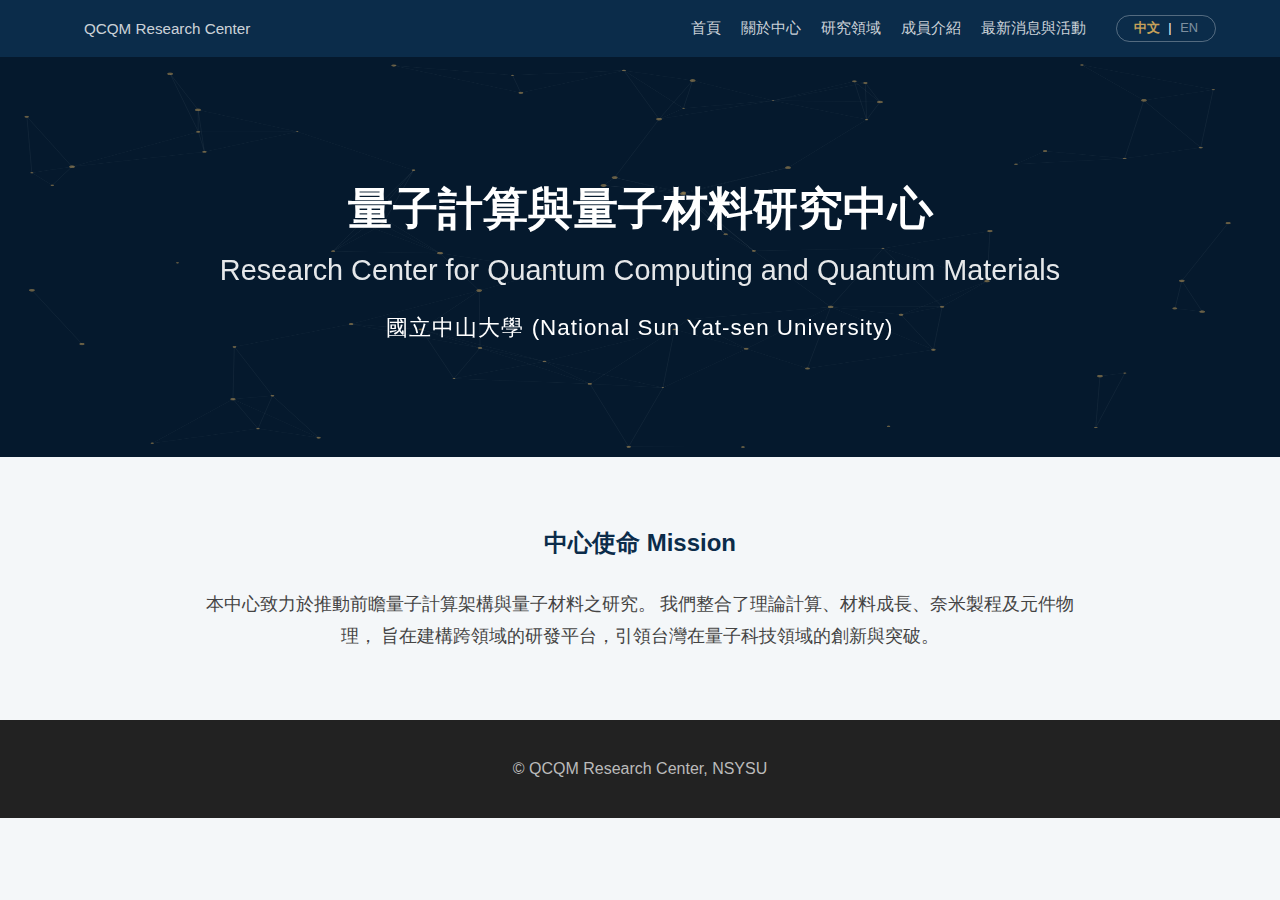
<file: index.html>
<!DOCTYPE html>
<html lang="zh-Hant">
<head>
  <meta charset="UTF-8">
  <title>QCQM 研究中心 | 量子計算與量子材料</title>
  <link rel="stylesheet" href="css/main.css">
</head>
<body>

<nav class="navbar">
  <div class="logo"><a href="index.html">QCQM Research Center</a></div>
  <div class="nav-container">
    <ul>
      <li><a href="index.html">首頁</a></li>
      <li><a href="pages/zh/about.html">關於中心</a></li>
      <li><a href="pages/zh/research.html">研究領域</a></li>
      <li><a href="pages/zh/people.html">成員介紹</a></li>
      <li><a href="pages/zh/news.html">最新消息與活動</a></li>
    </ul>
    <div class="lang-switch">
      <a href="index.html" class="active">中文</a> | <a href="index_en.html">EN</a>
    </div>
  </div>
</nav>

<header class="hero">
  <canvas id="quantum-canvas"></canvas>
  <div class="hero-content">
    <h1 style="font-size: 2.8rem; margin-bottom: 10px;">
      量子計算與量子材料研究中心<br>
      <span style="font-size: 1.8rem; font-weight: 300; opacity: 0.9;">Research Center for Quantum Computing and Quantum Materials</span>
    </h1>
    <p style="font-size: 1.4rem; letter-spacing: 1px;">
      國立中山大學 (National Sun Yat-sen University)
    </p>
  </div>
</header>

<section class="section">
  <div style="max-width: 900px; margin: 0 auto; text-align: center;">
    <h2 style="color: var(--primary-blue); margin-bottom: 30px;">中心使命 Mission</h2>
    <p style="font-size: 1.1rem; line-height: 1.8; color: #444;">
      本中心致力於推動前瞻量子計算架構與量子材料之研究。
      我們整合了理論計算、材料成長、奈米製程及元件物理，
      旨在建構跨領域的研發平台，引領台灣在量子科技領域的創新與突破。
    </p>
  </div>
</section>

<footer>© QCQM Research Center, NSYSU</footer>

<script>
  // 量子粒子動態背景腳本
  const canvas = document.getElementById('quantum-canvas');
  const ctx = canvas.getContext('2d');
  let particles = [];

  function init() {
    canvas.width = window.innerWidth;
    canvas.height = window.innerHeight;
    particles = [];
    for(let i=0; i<80; i++) {
      particles.push({
        x: Math.random() * canvas.width,
        y: Math.random() * canvas.height,
        vx: (Math.random() - 0.5) * 0.5,
        vy: (Math.random() - 0.5) * 0.5,
        r: Math.random() * 2 + 1
      });
    }
  }

  function draw() {
    ctx.clearRect(0,0,canvas.width, canvas.height);
    ctx.fillStyle = 'rgba(197, 160, 89, 0.5)'; // 量子金
    ctx.strokeStyle = 'rgba(255, 255, 255, 0.05)';
    
    particles.forEach((p, i) => {
      p.x += p.vx;
      p.y += p.vy;
      if(p.x < 0 || p.x > canvas.width) p.vx *= -1;
      if(p.y < 0 || p.y > canvas.height) p.vy *= -1;
      
      ctx.beginPath();
      ctx.arc(p.x, p.y, p.r, 0, Math.PI*2);
      ctx.fill();

      for(let j=i+1; j<particles.length; j++) {
        let p2 = particles[j];
        let dist = Math.hypot(p.x - p2.x, p.y - p2.y);
        if(dist < 150) {
          ctx.beginPath();
          ctx.moveTo(p.x, p.y);
          ctx.lineTo(p2.x, p2.y);
          ctx.stroke();
        }
      }
    });
    requestAnimationFrame(draw);
  }

  window.addEventListener('resize', init);
  init();
  draw();
</script>

</body>
</html>
</file>
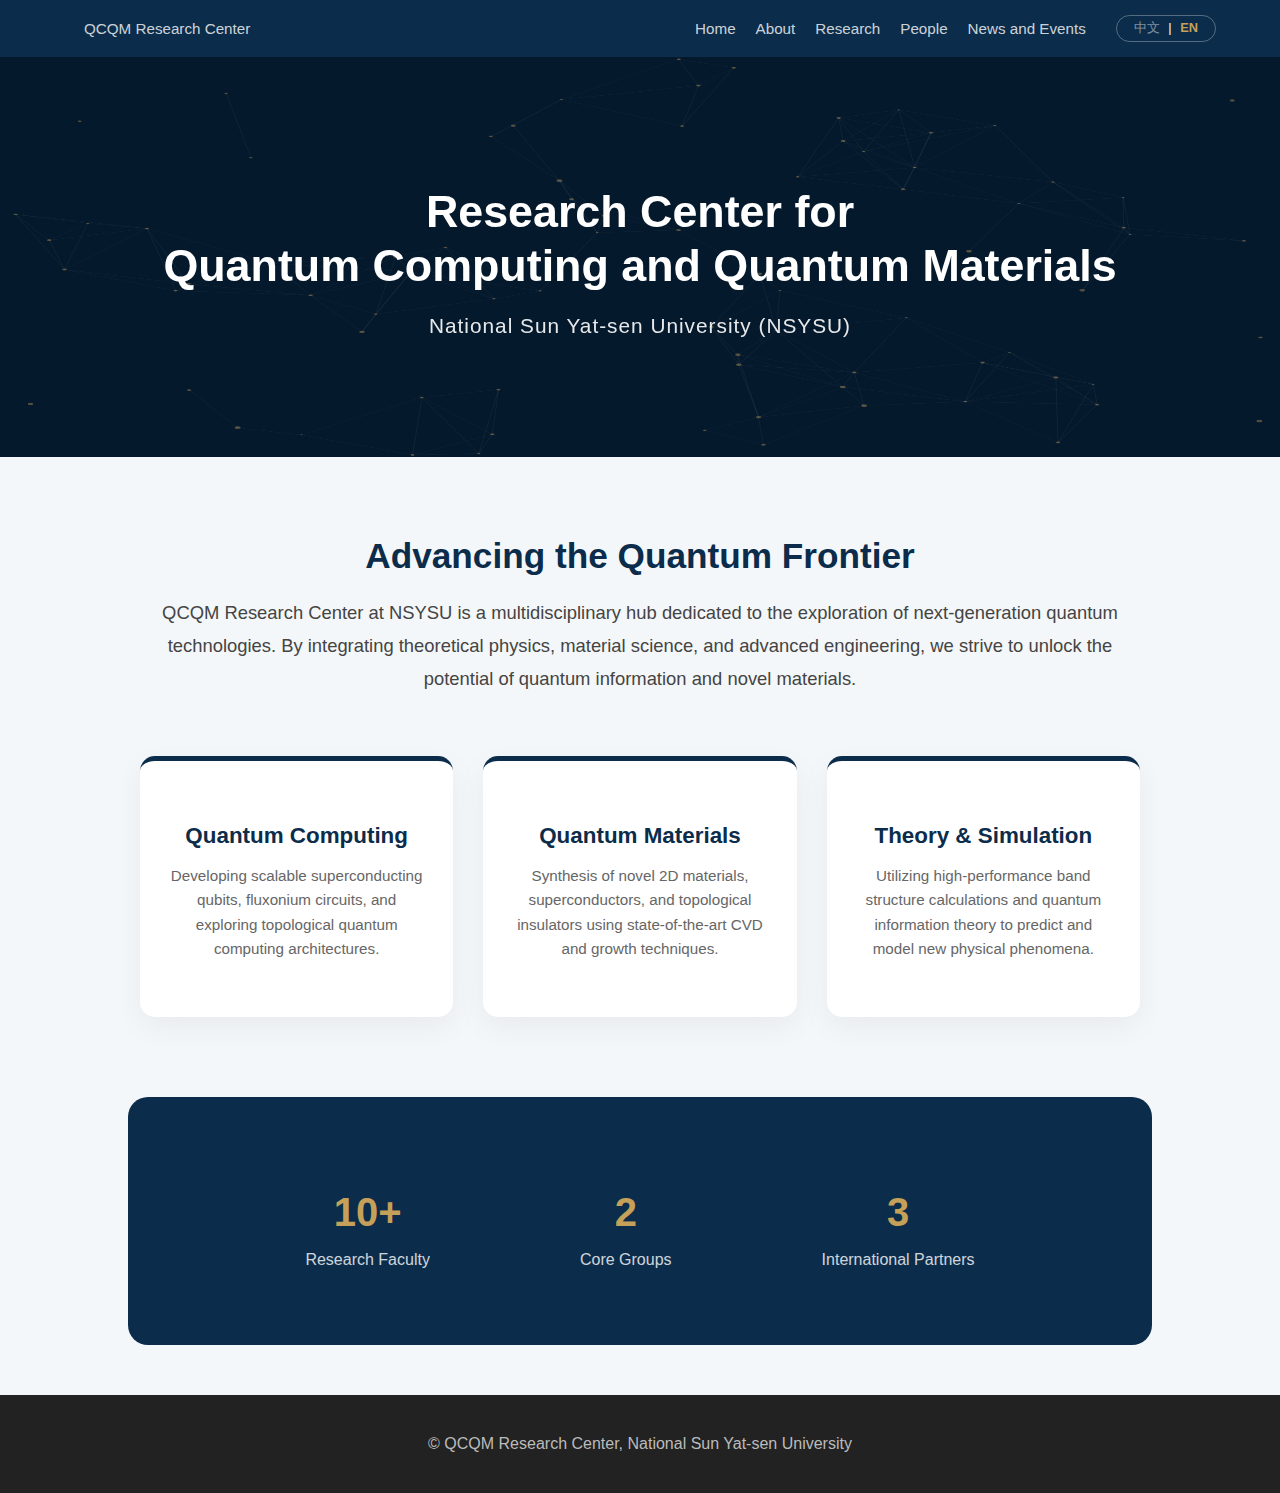
<file: index_en.html>
<!DOCTYPE html>
<html lang="en">
<head>
  <meta charset="UTF-8">
  <title>QCQM Research Center | NSYSU</title>
  <link rel="stylesheet" href="css/main.css">
  <style>
    /* 針對首頁豐富度的額外樣式 */
    .feature-grid {
      display: grid;
      grid-template-columns: repeat(auto-fit, minmax(280px, 1fr));
      gap: 30px;
      margin-top: 50px;
    }
    .feature-card {
      background: white;
      padding: 40px 30px;
      border-radius: 15px;
      text-align: center;
      box-shadow: 0 10px 30px rgba(0,0,0,0.05);
      transition: transform 0.3s ease;
      border-top: 5px solid var(--primary-blue);
    }
    .feature-card:hover { transform: translateY(-10px); }
    .feature-card i { font-size: 3rem; color: var(--quantum-gold); margin-bottom: 20px; display: block; }
    .feature-card h3 { color: var(--primary-blue); margin-bottom: 15px; font-size: 1.4rem; }
    .feature-card p { font-size: 0.95rem; color: #666; line-height: 1.6; }
    
    .stats-bar {
      background: var(--primary-blue);
      color: white;
      padding: 60px 10%;
      display: flex;
      justify-content: space-around;
      text-align: center;
      margin-top: 80px;
      border-radius: 20px;
    }
    .stat-item h2 { font-size: 2.5rem; color: var(--quantum-gold); margin-bottom: 5px; }
    .stat-item p { font-size: 1rem; opacity: 0.8; }
  </style>
</head>
<body>

<nav class="navbar">
  <div class="logo"><a href="index_en.html">QCQM Research Center</a></div>
  <div class="nav-container">
    <ul>
      <li><a href="index_en.html">Home</a></li>
      <li><a href="pages/en/about.html">About</a></li>
      <li><a href="pages/en/research.html">Research</a></li>
      <li><a href="pages/en/people.html">People</a></li>
      <li><a href="pages/en/news.html">News and Events</a></li>
    </ul>
    <div class="lang-switch">
      <a href="index.html">中文</a> | <a href="index_en.html" class="active">EN</a>
    </div>
  </div>
</nav>

<header class="hero">
  <canvas id="quantum-canvas"></canvas>
  <div class="hero-content">
    <h1 style="font-size: 2.8rem; margin-bottom: 15px; line-height: 1.2;">
      Research Center for <br>
      Quantum Computing and Quantum Materials
    </h1>
    <p style="font-size: 1.3rem; letter-spacing: 1px; font-weight: 300; opacity: 0.9;">
      National Sun Yat-sen University (NSYSU)
    </p>
  </div>
</header>

<section class="section">
  <div style="max-width: 1000px; margin: 0 auto;">
    <div style="text-align: center; margin-bottom: 60px;">
      <h2 style="color: var(--primary-blue); font-size: 2.2rem; margin-bottom: 20px;">Advancing the Quantum Frontier</h2>
      <p style="font-size: 1.15rem; line-height: 1.8; color: #444;">
        QCQM Research Center at NSYSU is a multidisciplinary hub dedicated to the exploration of next-generation quantum technologies. By integrating theoretical physics, material science, and advanced engineering, we strive to unlock the potential of quantum information and novel materials.
      </p>
    </div>

    <div class="feature-grid">
      <div class="feature-card">
        <h3>Quantum Computing</h3>
        <p>Developing scalable superconducting qubits, fluxonium circuits, and exploring topological quantum computing architectures.</p>
      </div>
      <div class="feature-card">
        <h3>Quantum Materials</h3>
        <p>Synthesis of novel 2D materials, superconductors, and topological insulators using state-of-the-art CVD and growth techniques.</p>
      </div>
      <div class="feature-card">
        <h3>Theory & Simulation</h3>
        <p>Utilizing high-performance band structure calculations and quantum information theory to predict and model new physical phenomena.</p>
      </div>
    </div>
  </div>

  <div class="stats-bar">
    <div class="stat-item">
      <h2>10+</h2>
      <p>Research Faculty</p>
    </div>
    <div class="stat-item">
      <h2>2</h2>
      <p>Core Groups</p>
    </div>
    <div class="stat-item">
      <h2>3</h2>
      <p>International Partners</p>
    </div>
  </div>
</section>

<footer>© QCQM Research Center, National Sun Yat-sen University</footer>

<script>
  // 量子粒子動態背景
  const canvas = document.getElementById('quantum-canvas');
  const ctx = canvas.getContext('2d');
  let particles = [];

  function init() {
    canvas.width = window.innerWidth;
    canvas.height = window.innerHeight;
    particles = [];
    for(let i=0; i<80; i++) {
      particles.push({
        x: Math.random() * canvas.width,
        y: Math.random() * canvas.height,
        vx: (Math.random() - 0.5) * 0.4,
        vy: (Math.random() - 0.5) * 0.4,
        r: Math.random() * 2 + 1
      });
    }
  }

  function draw() {
    ctx.clearRect(0,0,canvas.width, canvas.height);
    ctx.fillStyle = 'rgba(197, 160, 89, 0.4)';
    ctx.strokeStyle = 'rgba(255, 255, 255, 0.05)';
    
    particles.forEach((p, i) => {
      p.x += p.vx;
      p.y += p.vy;
      if(p.x < 0 || p.x > canvas.width) p.vx *= -1;
      if(p.y < 0 || p.y > canvas.height) p.vy *= -1;
      
      ctx.beginPath();
      ctx.arc(p.x, p.y, p.r, 0, Math.PI*2);
      ctx.fill();

      for(let j=i+1; j<particles.length; j++) {
        let p2 = particles[j];
        let dist = Math.hypot(p.x - p2.x, p.y - p2.y);
        if(dist < 150) {
          ctx.beginPath();
          ctx.moveTo(p.x, p.y);
          ctx.lineTo(p2.x, p2.y);
          ctx.stroke();
        }
      }
    });
    requestAnimationFrame(draw);
  }

  window.addEventListener('resize', init);
  init();
  draw();
</script>

</body>
</html>
</file>
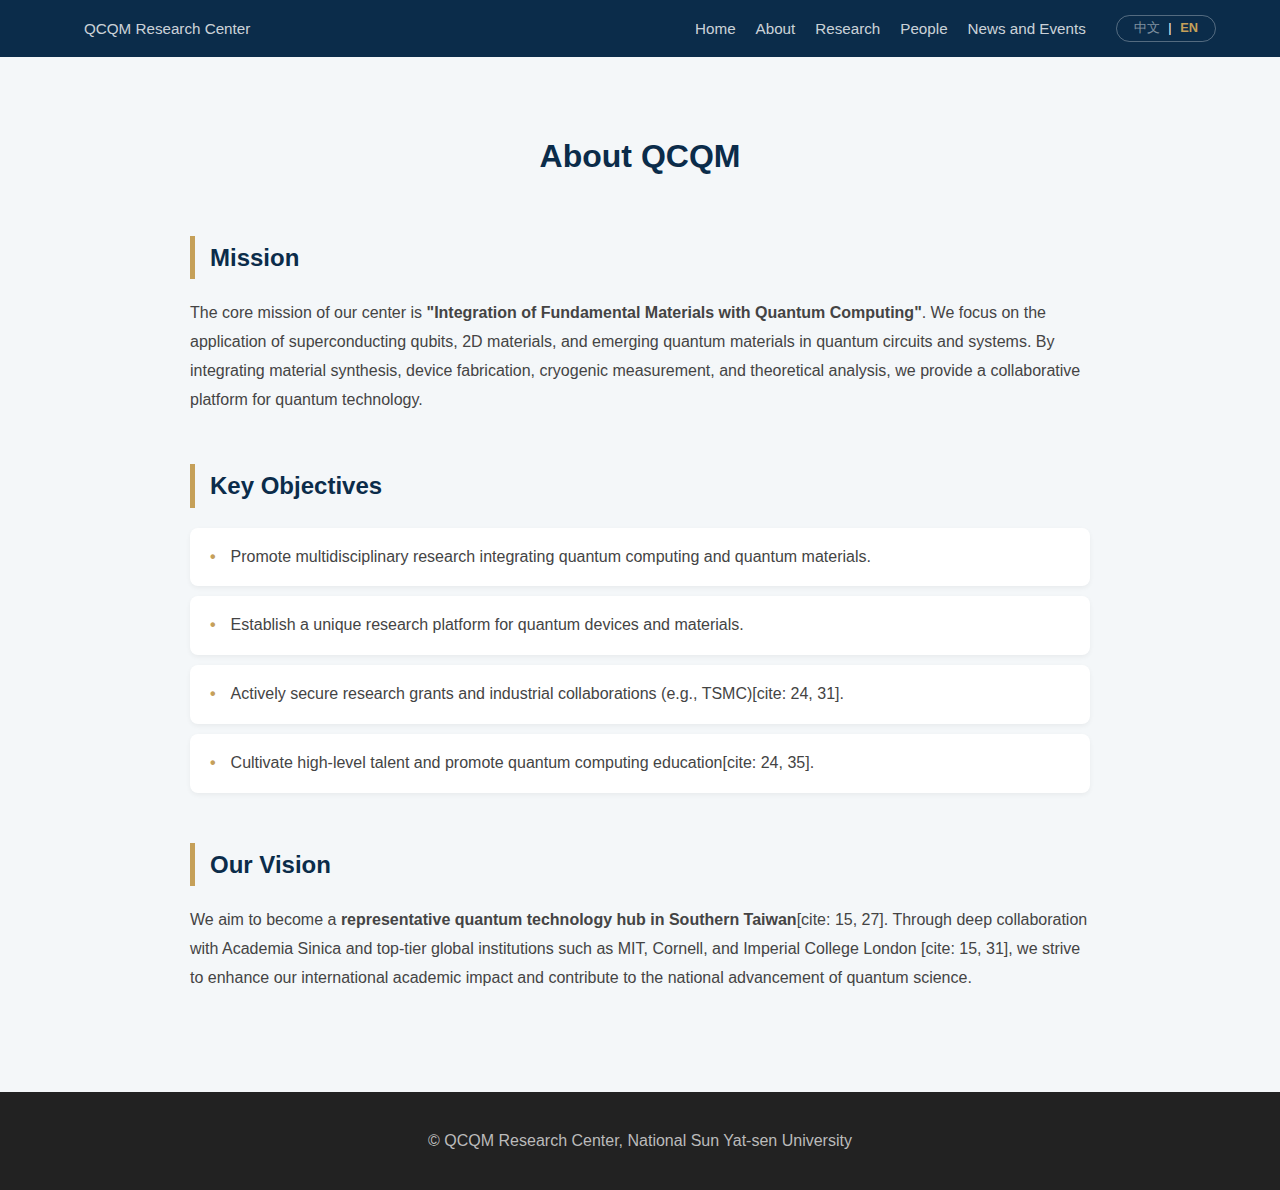
<file: pages/en/about.html>
<!DOCTYPE html>
<html lang="en">
<head>
  <meta charset="UTF-8">
  <title>About Us | QCQM</title>
  <link rel="stylesheet" href="../../css/main.css">
  <style>
    .about-content { max-width: 900px; margin: 0 auto; line-height: 1.8; color: #444; }
    .about-section { margin-bottom: 50px; }
    .about-section h2 { color: var(--primary-blue); border-left: 5px solid var(--quantum-gold); padding-left: 15px; margin-bottom: 20px; }
    .goal-list { list-style: none; padding: 0; }
    .goal-list li { background: white; padding: 15px 20px; margin-bottom: 10px; border-radius: 8px; box-shadow: 0 2px 5px rgba(0,0,0,0.05); display: flex; align-items: flex-start; }
    .goal-list li::before { content: "•"; color: var(--quantum-gold); font-weight: bold; margin-right: 15px; }
  </style>
</head>
<body>

<nav class="navbar">
  <div class="logo"><a href="../../index_en.html">QCQM Research Center</a></div>
  <div class="nav-container">
    <ul>
      <li><a href="../../index_en.html">Home</a></li>
      <li><a href="about.html" class="active">About</a></li>
      <li><a href="research.html">Research</a></li>
      <li><a href="people.html">People</a></li>
      <li><a href="news.html">News and Events</a></li>
    </ul>
    <div class="lang-switch">
      <a href="../zh/about.html">中文</a> | <a href="about.html" class="active">EN</a>
    </div>
  </div>
</nav>

<div class="section about-content">
  <h1 style="text-align:center; color:var(--primary-blue); margin-bottom:50px;">About QCQM</h1>

  <div class="about-section">
    <h2>Mission</h2>
    <p>
      The core mission of our center is <strong>"Integration of Fundamental Materials with Quantum Computing"</strong>. We focus on the application of superconducting qubits, 2D materials, and emerging quantum materials in quantum circuits and systems. By integrating material synthesis, device fabrication, cryogenic measurement, and theoretical analysis, we provide a collaborative platform for quantum technology.
    </p>
  </div>

  <div class="about-section">
    <h2>Key Objectives</h2>
    <ul class="goal-list">
      <li>Promote multidisciplinary research integrating quantum computing and quantum materials.</li>
      <li>Establish a unique research platform for quantum devices and materials.</li>
      <li>Actively secure research grants and industrial collaborations (e.g., TSMC)[cite: 24, 31].</li>
      <li>Cultivate high-level talent and promote quantum computing education[cite: 24, 35].</li>
    </ul>
  </div>

  <div class="about-section">
    <h2>Our Vision</h2>
    <p>
      We aim to become a <strong>representative quantum technology hub in Southern Taiwan</strong>[cite: 15, 27]. Through deep collaboration with Academia Sinica and top-tier global institutions such as MIT, Cornell, and Imperial College London [cite: 15, 31], we strive to enhance our international academic impact and contribute to the national advancement of quantum science.
    </p>
  </div>
</div>

<footer>© QCQM Research Center, National Sun Yat-sen University</footer>
</body>
</html>
</file>
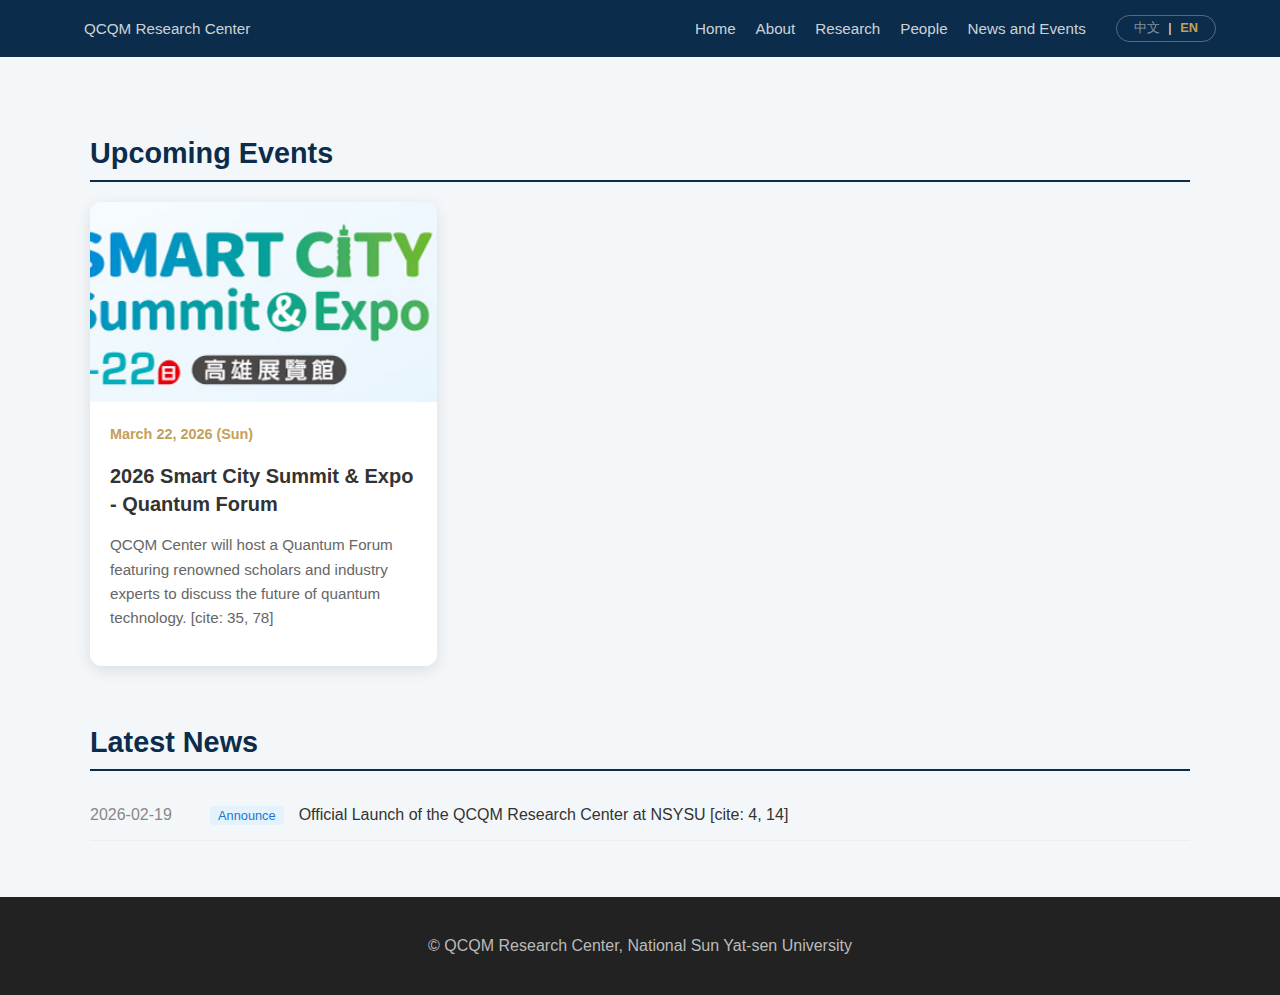
<file: pages/en/news.html>
<!DOCTYPE html>
<html lang="en">
<head>
  <meta charset="UTF-8">
  <title>News & Events | QCQM</title>
  <link rel="stylesheet" href="../../css/main.css">
  <style>
    /* 延用中文版的 CSS 樣式 */
    .news-container { max-width: 1100px; margin: 0 auto; padding: 40px 20px; }
    .section-header { border-bottom: 2px solid var(--primary-blue); margin: 40px 0 20px; padding-bottom: 10px; }
    .section-header h2 { color: var(--primary-blue); margin: 0; font-size: 1.8rem; }
    .event-grid { display: grid; grid-template-columns: repeat(auto-fill, minmax(320px, 1fr)); gap: 30px; margin-bottom: 60px; }
    .event-card { background: white; border-radius: 12px; overflow: hidden; box-shadow: 0 4px 15px rgba(0,0,0,0.1); transition: transform 0.3s; text-decoration: none; color: inherit; display: block; }
    .event-card:hover { transform: translateY(-8px); }
    .event-img { width: 100%; height: 200px; object-fit: cover; background: #eee; }
    .event-body { padding: 20px; }
    .event-date { color: var(--quantum-gold); font-weight: bold; font-size: 0.9rem; margin-bottom: 10px; display: block; }
    .event-title { font-size: 1.25rem; margin-bottom: 10px; color: #333; line-height: 1.4; }
    .event-desc { font-size: 0.95rem; color: #666; line-height: 1.6; }
    .news-list { list-style: none; padding: 0; }
    .news-item { display: flex; padding: 15px 0; border-bottom: 1px solid #eee; align-items: baseline; }
    .news-item .date { width: 120px; color: #888; }
    .news-item .title { flex: 1; color: #333; text-decoration: none; }
    .news-tag { background: #e3f2fd; color: #1976d2; padding: 2px 8px; border-radius: 4px; font-size: 0.8rem; margin-right: 15px; }
  </style>
</head>
<body>

<nav class="navbar">
  <div class="logo"><a href="../../index_en.html">QCQM Research Center</a></div>
  <div class="nav-container">
    <ul>
      <li><a href="../../index_en.html">Home</a></li>
      <li><a href="about.html">About</a></li>
      <li><a href="research.html">Research</a></li>
      <li><a href="people.html">People</a></li>
      <li><a href="news.html" class="active">News and Events</a></li>
    </ul>
    <div class="lang-switch">
      <a href="../zh/news.html">中文</a> | <a href="news.html" class="active">EN</a>
    </div>
  </div>
</nav>

<div class="news-container">
  <div class="section-header">
    <h2>Upcoming Events</h2>
  </div>
  
  <div class="event-grid">
    <a href="https://smartcityonline.org.tw/forum_detail.php?id=6412fef87392ae8c987b0ecc79da1902" target="_blank" class="event-card">
      <img src="../../images/smart_city_forum.jpg" alt="Quantum Forum" class="event-img">
      <div class="event-body">
        <span class="event-date">March 22, 2026 (Sun)</span>
        <h3 class="event-title">2026 Smart City Summit & Expo - Quantum Forum</h3>
        <p class="event-desc">
          QCQM Center will host a Quantum Forum featuring renowned scholars and industry experts to discuss the future of quantum technology. [cite: 35, 78]
        </p>
      </div>
    </a>
  </div>

  <div class="section-header">
    <h2>Latest News</h2>
  </div>
  
  <ul class="news-list">
    <li class="news-item">
      <span class="date">2026-02-19</span>
      <span class="news-tag">Announce</span>
      <a href="#" class="title">Official Launch of the QCQM Research Center at NSYSU [cite: 4, 14]</a>
    </li>
  </ul>
</div>

<footer>© QCQM Research Center, National Sun Yat-sen University</footer>
</body>
</html>
</file>
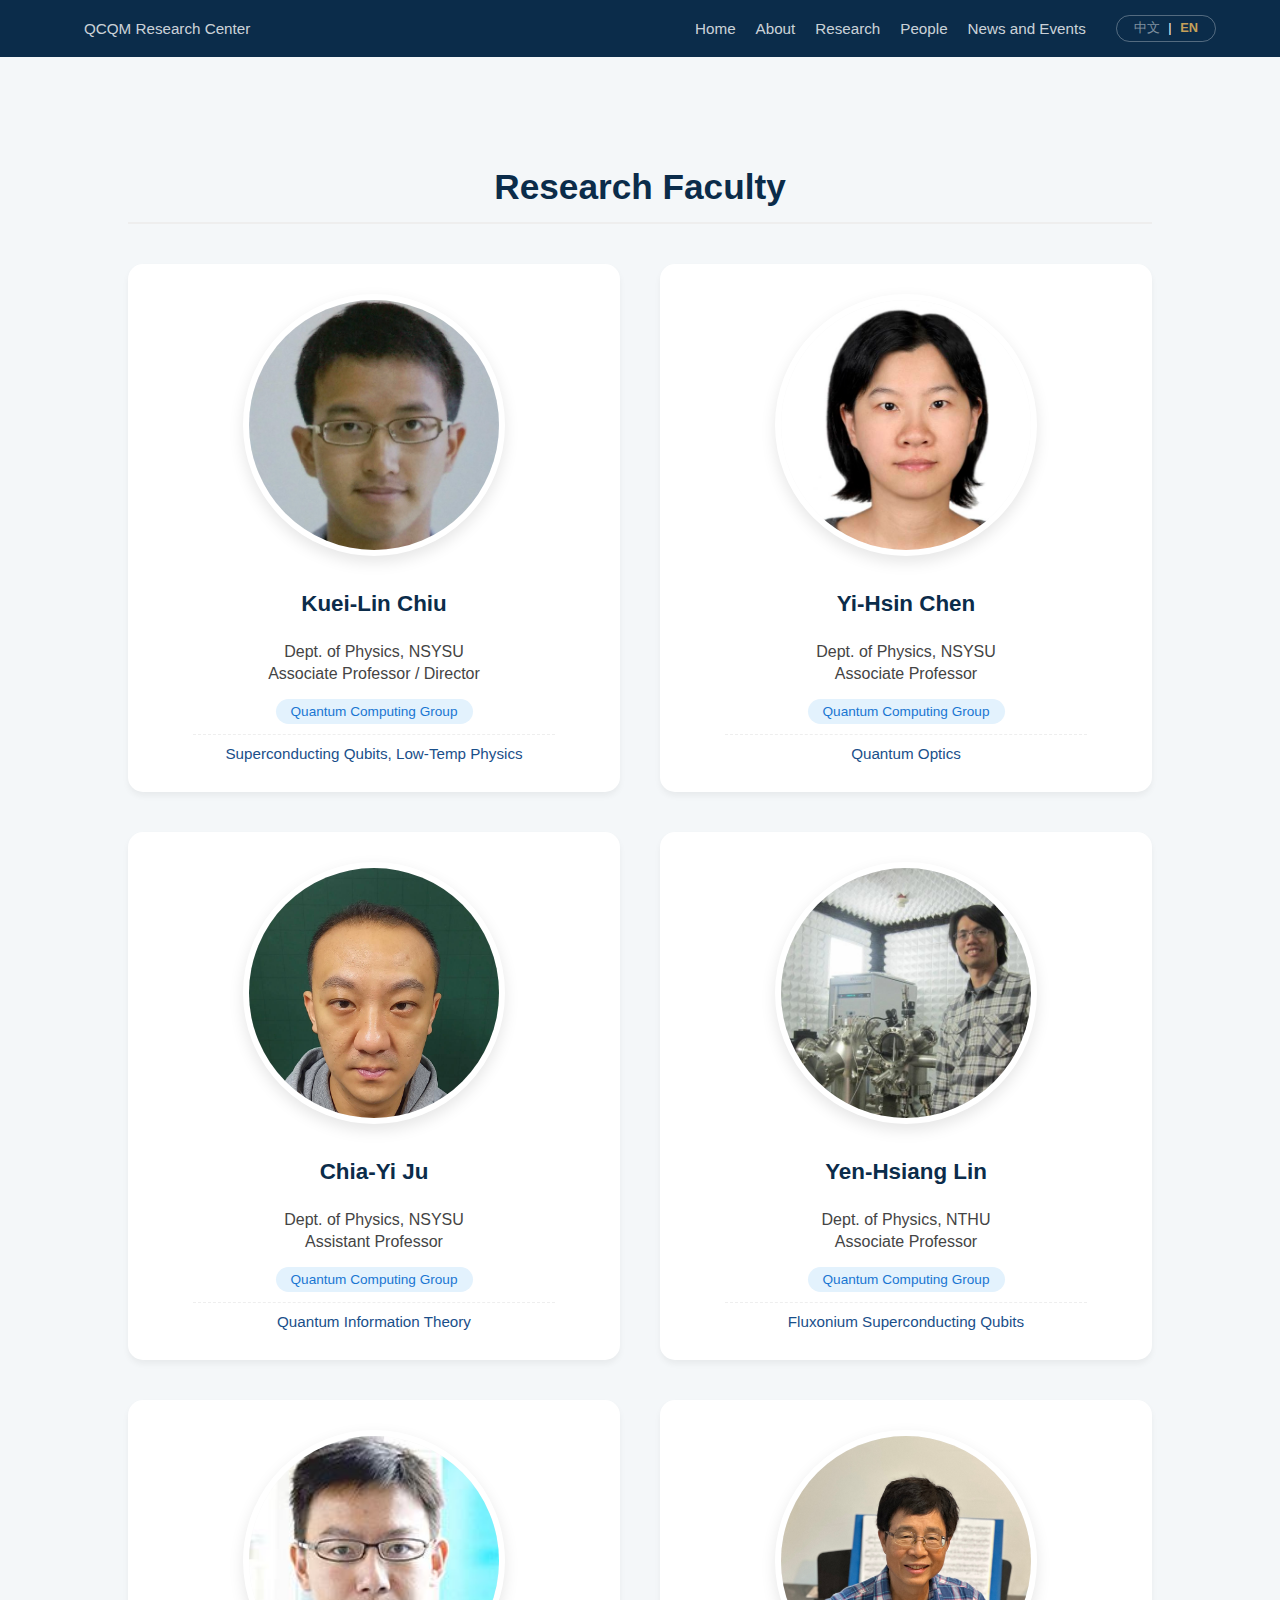
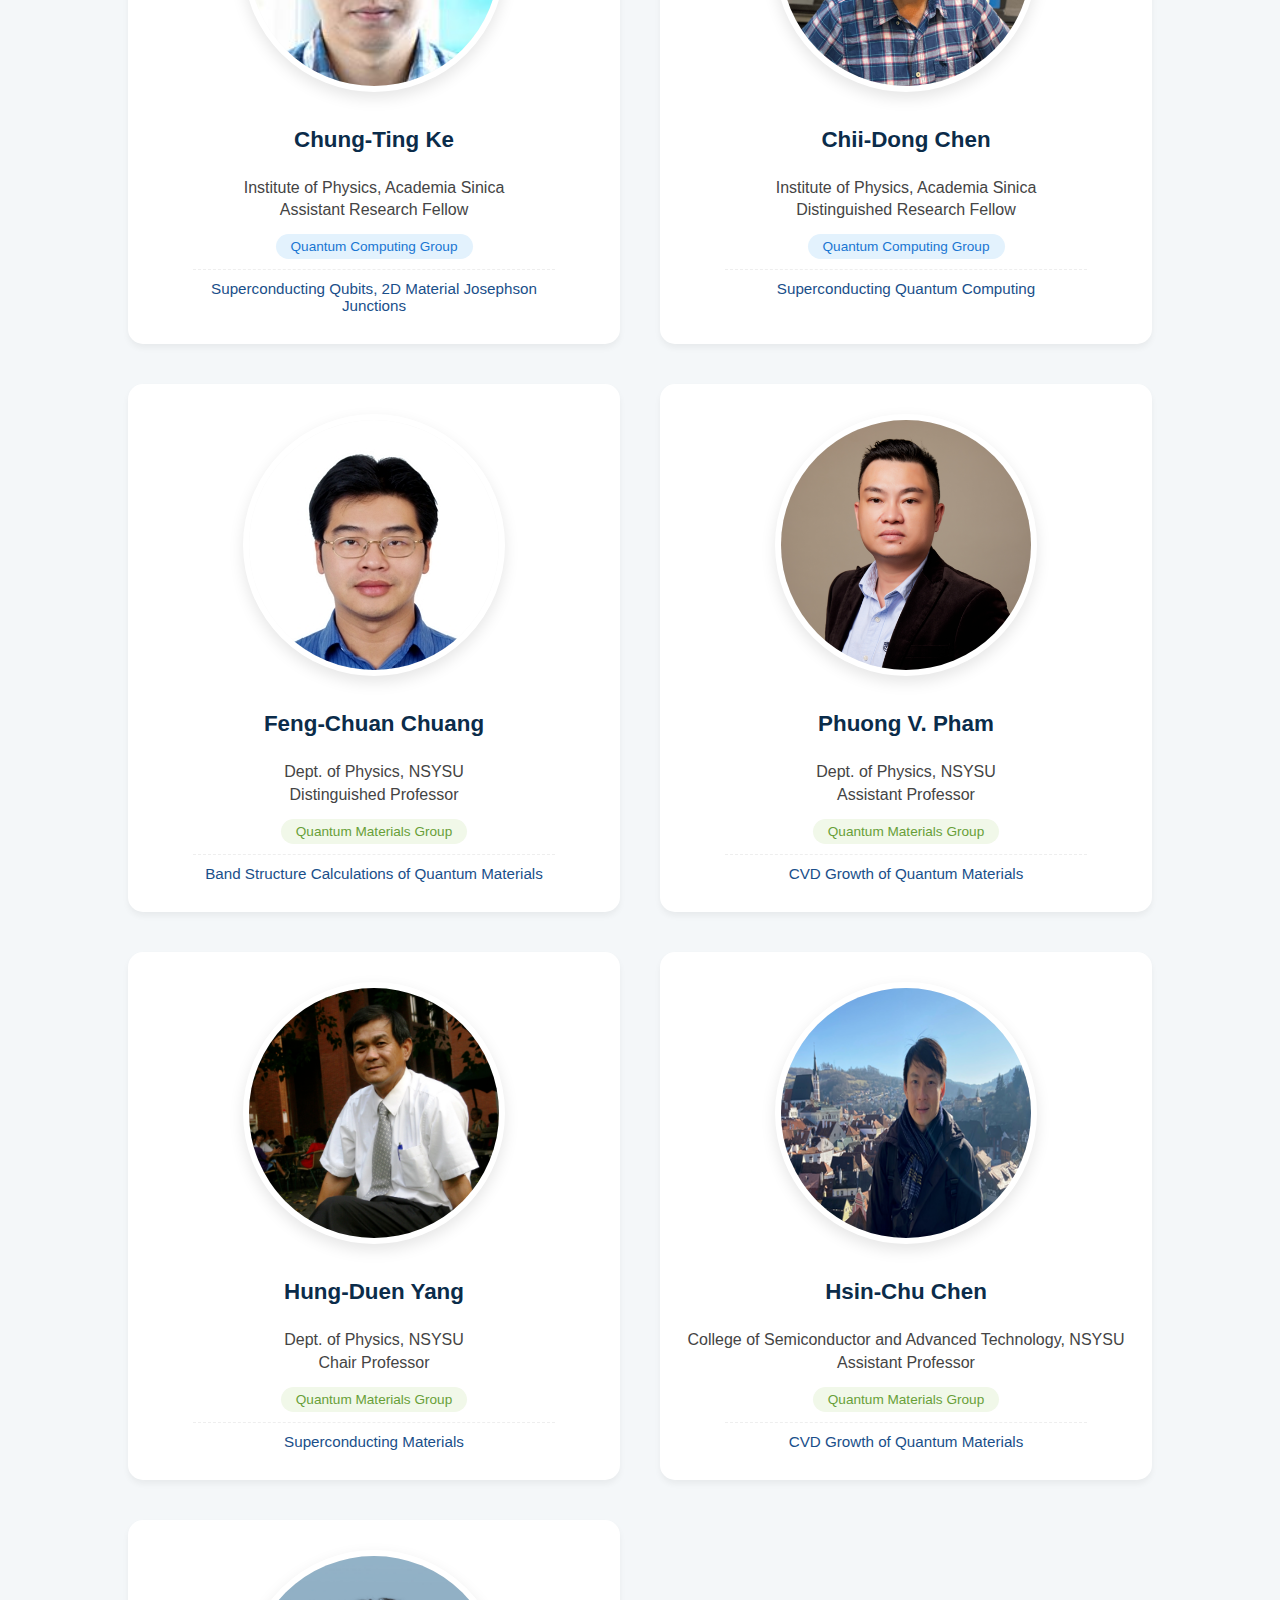
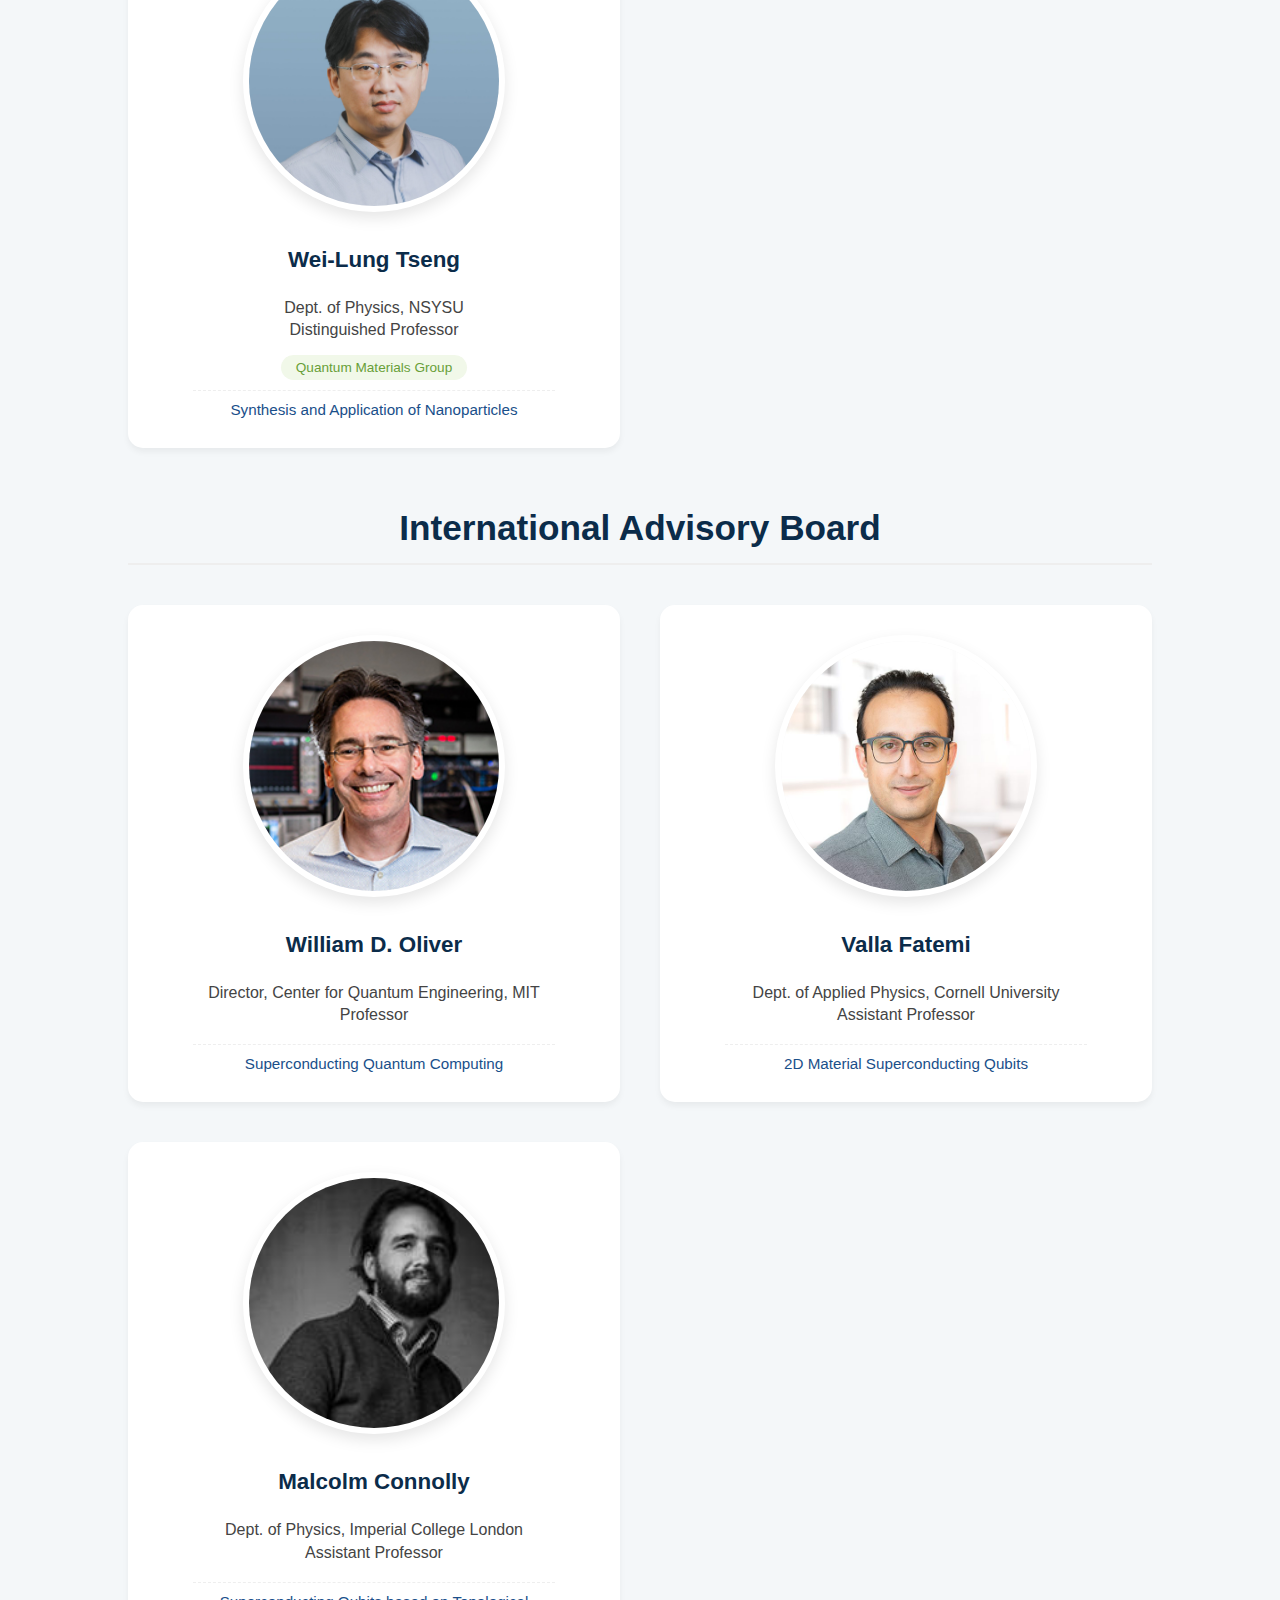
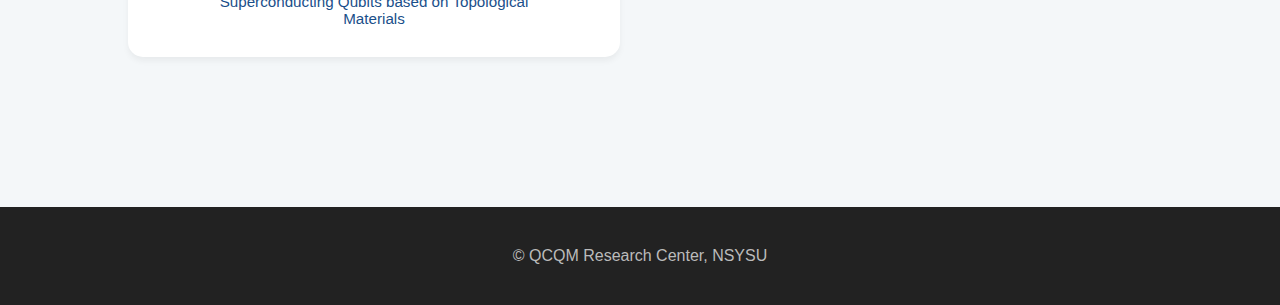
<file: pages/en/people.html>
<!DOCTYPE html>
<html lang="en">
<head>
  <meta charset="UTF-8">
  <title>People | QCQM</title>
  <link rel="stylesheet" href="../../css/main.css">
  <style>
    /* 針對 People 頁面樣式優化 */
    .section-title {
      text-align: center;
      color: var(--primary-blue);
      margin: 60px 0 40px 0;
      font-size: 2.2rem;
      border-bottom: 2px solid #eee;
      padding-bottom: 15px;
    }

    .grid {
      display: grid;
      grid-template-columns: repeat(auto-fill, minmax(320px, 1fr)); 
      gap: 40px;
      margin-bottom: 50px;
    }

    .card { 
      text-align: center; 
      display: flex; 
      flex-direction: column; 
      align-items: center; 
      padding: 30px 20px;
      background: white;
      border-radius: 15px;
      transition: all 0.3s ease;
      box-shadow: 0 4px 6px rgba(0,0,0,0.05);
    }
    .card:hover { transform: translateY(-5px); box-shadow: 0 10px 25px rgba(0,0,0,0.1); }

    .profile-img-container {
      width: 250px; 
      height: 250px; 
      margin-bottom: 25px;
      border-radius: 50%; 
      overflow: hidden;   
      border: 6px solid #fff; 
      box-shadow: 0 6px 15px rgba(0,0,0,0.1);
      background: #f8f8f8;
    }

    .profile-img { 
      width: 100%;
      height: 100%;
      object-fit: cover; 
      object-position: center 10%; 
    }

    .card h3 { 
      margin: 10px 0 8px 0;
      font-size: 1.4rem;
    }
    .card h3 a { color: var(--primary-blue); text-decoration: none; }
    .card h3 a:hover { color: var(--accent-blue); text-decoration: underline; }
    
    .card p { font-size: 1rem; color: #444; margin-bottom: 8px; line-height: 1.4; }
    
    /* 專業領域樣式 */
    .expertise {
      font-size: 0.95rem;
      color: var(--accent-blue);
      font-weight: 500;
      margin-top: 10px;
      padding-top: 10px;
      border-top: 1px dashed #eee;
      width: 80%;
    }

    .tag { font-size: 0.85rem; padding: 5px 15px; border-radius: 20px; margin-top: 5px; }
    .tag.qc { background: #e3f2fd; color: #1976d2; }
    .tag.qm { background: #f1f8e9; color: #689f38; }

    footer { text-align: center; padding: 40px; background: #222; color: #bbb; margin-top: 50px; }
  </style>
</head>
<body>

<nav class="navbar">
  <div class="logo"><a href="../../index_en.html">QCQM Research Center</a></div>
  <div class="nav-container">
    <ul>
      <li><a href="../../index_en.html">Home</a></li>
      <li><a href="about.html">About</a></li>
      <li><a href="research.html">Research</a></li>
      <li><a href="people.html">People</a></li>
      <li><a href="news.html">News and Events</a></li>
    </ul>
    <div class="lang-switch">
      <a href="../zh/people.html">中文</a> | <a href="people.html" class="active">EN</a>
    </div>
  </div>
</nav>

<div class="section">
  <h1 class="section-title">Research Faculty</h1>
  <div class="grid">
    <div class="card director">
      <div class="profile-img-container">
        <img src="../../images/chiu.jpg" alt="Kuei-Lin Chiu" class="profile-img">
      </div>
      <h3><a href="https://eins0728.github.io/" target="_blank">Kuei-Lin Chiu</a></h3>
      <p>Dept. of Physics, NSYSU<br>Associate Professor / Director</p>
      <span class="tag qc">Quantum Computing Group</span>
      <div class="expertise">Superconducting Qubits, Low-Temp Physics</div>
    </div>

    <div class="card">
      <div class="profile-img-container">
        <img src="../../images/chen_yh.jpg" alt="Yi-Hsin Chen" class="profile-img">
      </div>
      <h3><a href="https://sites.google.com/site/yihsinchen920/home" target="_blank">Yi-Hsin Chen</a></h3>
      <p>Dept. of Physics, NSYSU<br>Associate Professor</p>
      <span class="tag qc">Quantum Computing Group</span>
      <div class="expertise">Quantum Optics</div>
    </div>

    <div class="card">
      <div class="profile-img-container">
        <img src="../../images/chu.jpg" alt="Chia-Yi Ju" class="profile-img">
      </div>
      <h3><a href="https://chiayiju.github.io/CYJu.html" target="_blank">Chia-Yi Ju</a></h3>
      <p>Dept. of Physics, NSYSU<br>Assistant Professor</p>
      <span class="tag qc">Quantum Computing Group</span>
      <div class="expertise">Quantum Information Theory</div>
    </div>

    <div class="card">
      <div class="profile-img-container">
        <img src="../../images/lin.jpg" alt="Yen-Hsiang Lin" class="profile-img">
      </div>
      <h3><a href="https://www.phys.nthu.edu.tw/~yhlin/SQCLab/zh-tw/index.html" target="_blank">Yen-Hsiang Lin</a></h3>
      <p>Dept. of Physics, NTHU<br>Associate Professor</p>
      <span class="tag qc">Quantum Computing Group</span>
      <div class="expertise">Fluxonium Superconducting Qubits</div>
    </div>

    <div class="card">
      <div class="profile-img-container">
        <img src="../../images/ko.jpg" alt="Chung-Ting Ke" class="profile-img">
      </div>
      <h3><a href="https://kequantumlab.wordpress.com/" target="_blank">Chung-Ting Ke</a></h3>
      <p>Institute of Physics, Academia Sinica<br>Assistant Research Fellow</p>
      <span class="tag qc">Quantum Computing Group</span>
      <div class="expertise">Superconducting Qubits, 2D Material Josephson Junctions</div>
    </div>

    <div class="card">
      <div class="profile-img-container">
        <img src="../../images/chen_ct.jpg" alt="Chi-Te Chen" class="profile-img">
      </div>
      <h3><a href="https://www.phys.sinica.edu.tw/~quela/" target="_blank">Chii-Dong Chen</a></h3>
      <p>Institute of Physics, Academia Sinica<br>Distinguished Research Fellow</p>
      <span class="tag qc">Quantum Computing Group</span>
      <div class="expertise">Superconducting Quantum Computing</div>
    </div>

    <div class="card">
      <div class="profile-img-container">
        <img src="../../images/chuang.jpg" alt="Feng-Chuan Chuang" class="profile-img">
      </div>
      <h3><a href="https://www2.nsysu.edu.tw/cmrlab/" target="_blank">Feng-Chuan Chuang</a></h3>
      <p>Dept. of Physics, NSYSU<br>Distinguished Professor</p>
      <span class="tag qm">Quantum Materials Group</span>
      <div class="expertise">Band Structure Calculations of Quantum Materials</div>
    </div>

    <div class="card">
      <div class="profile-img-container">
        <img src="../../images/pham.png" alt="Phuong V. Pham" class="profile-img">
      </div>
      <h3><a href="https://sites.google.com/view/phuonggroup/home?authuser=0" target="_blank">Phuong V. Pham</a></h3>
      <p>Dept. of Physics, NSYSU<br>Assistant Professor</p>
      <span class="tag qm">Quantum Materials Group</span>
      <div class="expertise">CVD Growth of Quantum Materials</div>
    </div>

    <div class="card">
      <div class="profile-img-container">
        <img src="../../images/yang.png" alt="Hung-Duen Yang" class="profile-img">
      </div>
      <h3><a href="https://yanglowtemperature.weebly.com/?fbclid=IwAR06Wmc8hP-xEYAKXzANZkmKR74zpRwSipjgA-HsEY8NOs2-sOquNGwCwr8" target="_blank">Hung-Duen Yang</a></h3>
      <p>Dept. of Physics, NSYSU<br>Chair Professor</p>
      <span class="tag qm">Quantum Materials Group</span>
      <div class="expertise">Superconducting Materials</div>
    </div>

    <div class="card">
      <div class="profile-img-container">
        <img src="../../images/chen_hj.png" alt="Hsin-Chu Chen" class="profile-img">
      </div>
      <h3><a href="https://sat.nsysu.edu.tw/p/405-1325-302167,c25997.php?Lang=zh-tw" target="_blank">Hsin-Chu Chen</a></h3>
      <p>College of Semiconductor and Advanced Technology, NSYSU<br>Assistant Professor</p>
      <span class="tag qm">Quantum Materials Group</span>
      <div class="expertise">CVD Growth of Quantum Materials</div>
    </div>

    <div class="card">
      <div class="profile-img-container">
        <img src="../../images/tseng.jpg" alt="Wei-Lung Tseng" class="profile-img">
      </div>
      <h3><a href="https://tracebioanalysis.nicepage.io/?version=8ecd39a8-a382-40da-bee0-63f70baa7fe7&uid=53a14387-4fde-4af9-8506-b6b61da61775" target="_blank">Wei-Lung Tseng</a></h3>
      <p>Dept. of Physics, NSYSU<br>Distinguished Professor</p>
      <span class="tag qm">Quantum Materials Group</span>
      <div class="expertise">Synthesis and Application of Nanoparticles</div>
    </div>
  </div>

  <h1 class="section-title">International Advisory Board</h1>
  <div class="grid">
    <div class="card">
      <div class="profile-img-container">
        <img src="../../images/oliver.jpg" alt="William D. Oliver" class="profile-img">
      </div>
      <h3><a href="https://equs.mit.edu/" target="_blank">William D. Oliver</a></h3>
      <p>Director, Center for Quantum Engineering, MIT<br>Professor</p>
      <div class="expertise">Superconducting Quantum Computing</div>
    </div>

    <div class="card">
      <div class="profile-img-container">
        <img src="../../images/fatemi.jpg" alt="Valla Fatemi" class="profile-img">
      </div>
      <h3><a href="https://fatemilab.aep.cornell.edu/" target="_blank">Valla Fatemi</a></h3>
      <p>Dept. of Applied Physics, Cornell University<br>Assistant Professor</p>
      <div class="expertise">2D Material Superconducting Qubits</div>
    </div>

    <div class="card">
      <div class="profile-img-container">
        <img src="../../images/connolly.jfif" alt="Malcolm Connolly" class="profile-img">
      </div>
      <h3><a href="https://profiles.imperial.ac.uk/m.connolly" target="_blank">Malcolm Connolly</a></h3>
      <p>Dept. of Physics, Imperial College London<br>Assistant Professor</p>
      <div class="expertise">Superconducting Qubits based on Topological Materials</div>
    </div>
  </div>
</div>

<footer>© QCQM Research Center, NSYSU</footer>
</body>
</html>
</file>
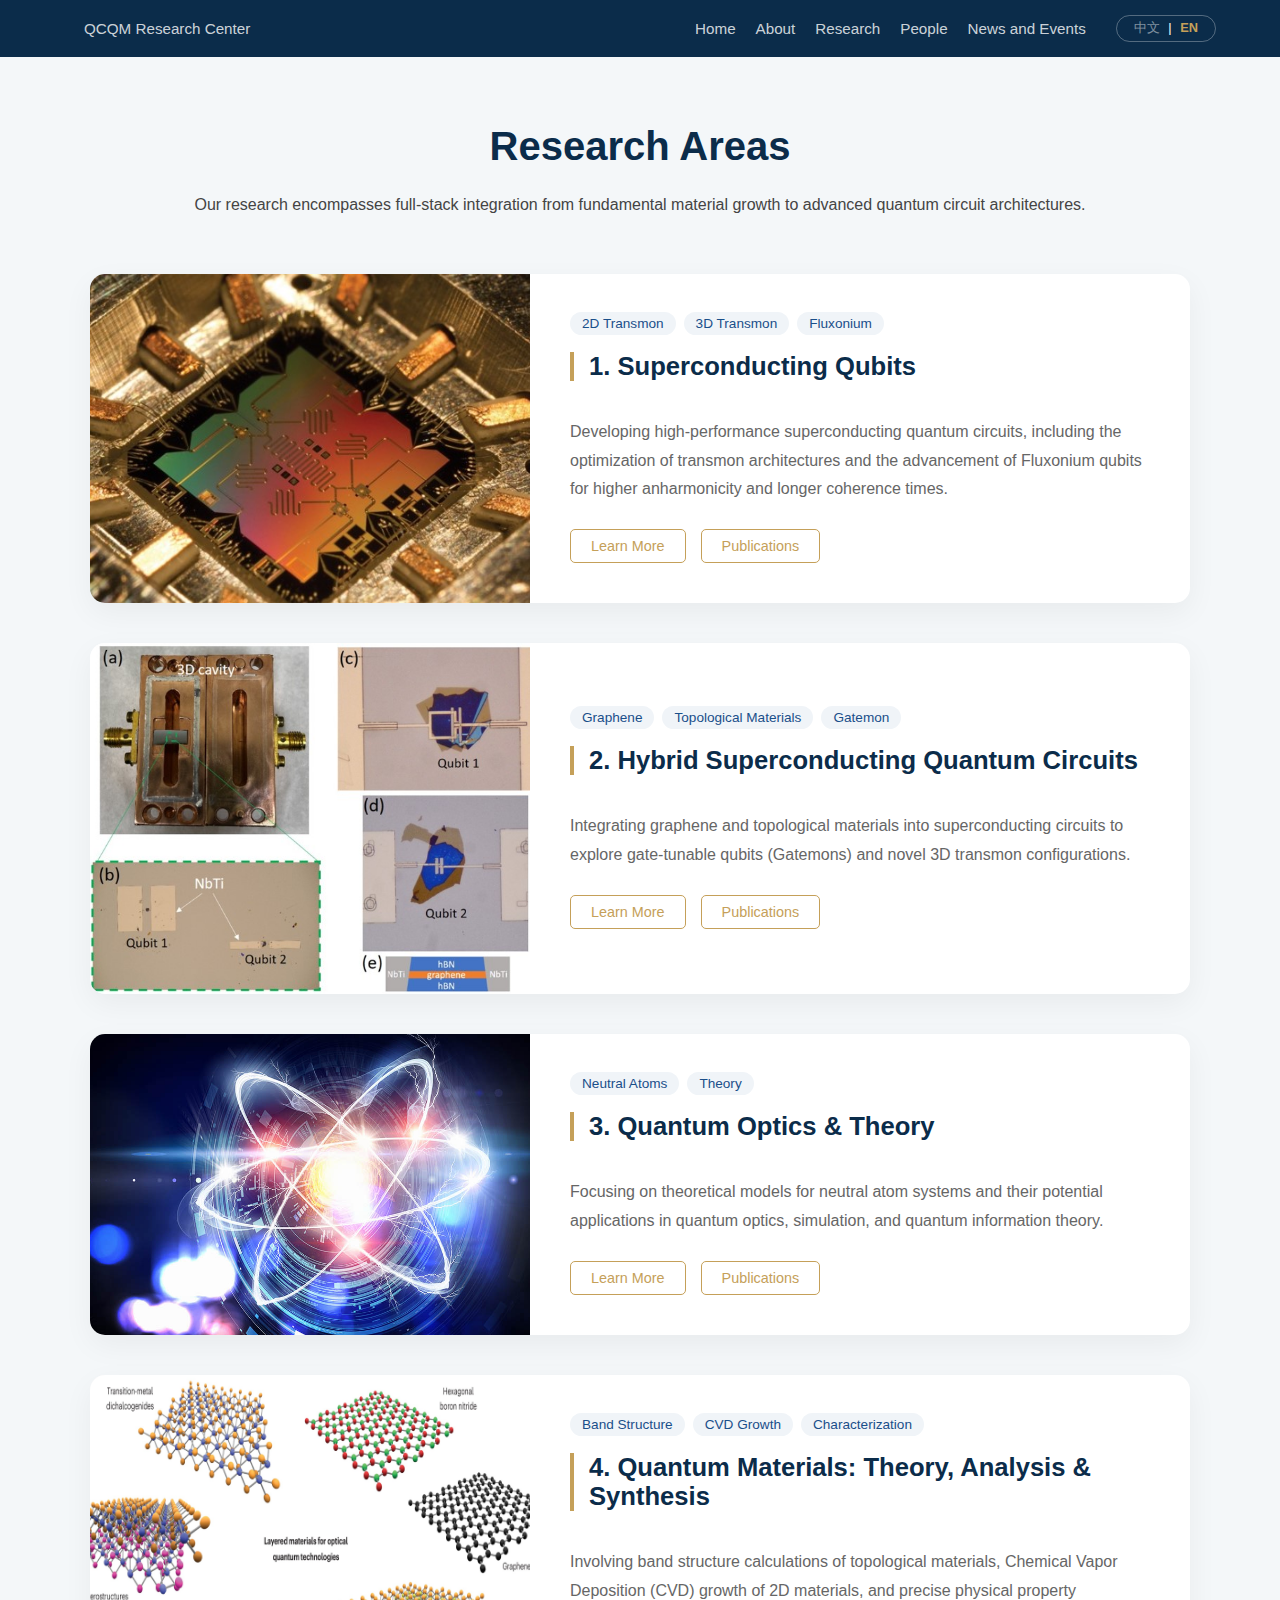
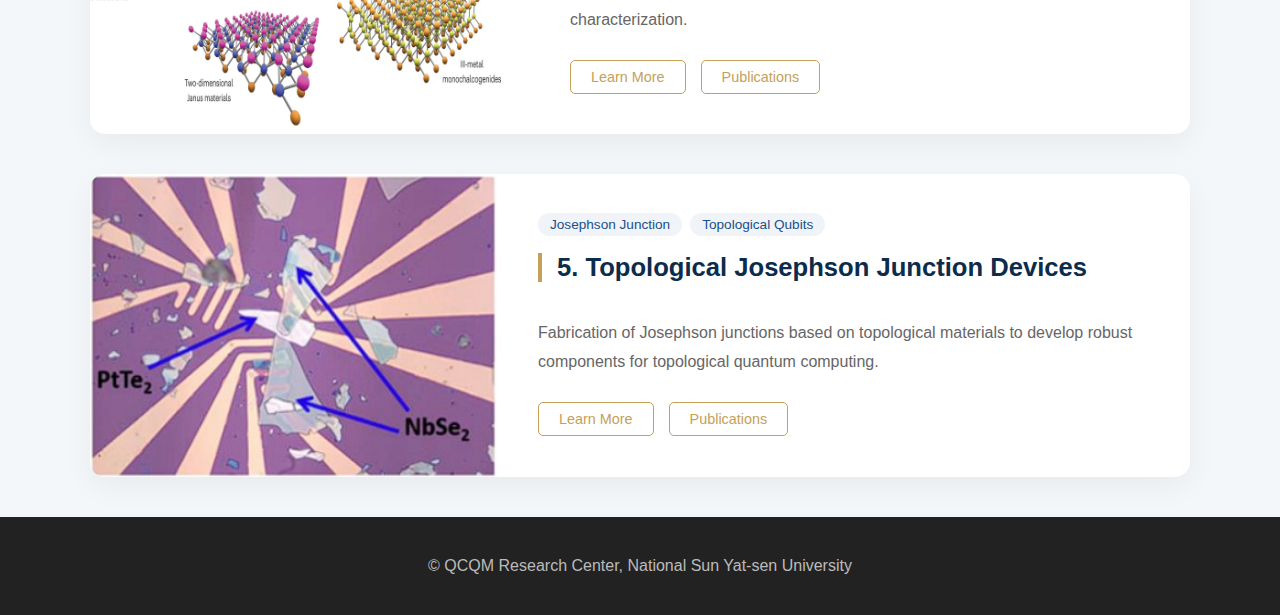
<file: pages/en/research.html>
<!DOCTYPE html>
<html lang="en">
<head>
  <meta charset="UTF-8">
  <title>Research | QCQM</title>
  <link rel="stylesheet" href="../../css/main.css">
  <style>
    .research-container { max-width: 1100px; margin: 0 auto; padding: 40px 20px; }
    .research-intro { text-align: center; margin-bottom: 60px; color: #444; }
    
    .research-grid { display: grid; grid-template-columns: 1fr; gap: 40px; }
    
    .research-item { 
      display: flex; 
      background: white; 
      border-radius: 15px; 
      overflow: hidden; 
      box-shadow: 0 10px 30px rgba(0,0,0,0.05);
      transition: transform 0.3s ease;
    }
    .research-item:hover { transform: scale(1.02); }
    
    .research-img { 
      width: 40%; 
      min-height: 300px; 
      background: #f0f0f0; 
      object-fit: cover; 
    }
    
    .research-info { width: 60%; padding: 40px; display: flex; flex-direction: column; justify-content: center; }
    .research-info h2 { color: var(--primary-blue); margin-top: 0; font-size: 1.6rem; border-left: 4px solid var(--quantum-gold); padding-left: 15px; }
    .research-tags { margin-bottom: 20px; }
    .research-tags span { 
      background: #f0f4f8; 
      color: var(--accent-blue); 
      padding: 4px 12px; 
      border-radius: 20px; 
      font-size: 0.85rem; 
      margin-right: 8px;
      font-weight: 500;
    }
    .research-info p { color: #666; line-height: 1.8; margin-bottom: 25px; }
    
    .link-group { display: flex; gap: 15px; }
    .btn-publication { 
      text-decoration: none; 
      color: var(--quantum-gold); 
      border: 1px solid var(--quantum-gold); 
      padding: 8px 20px; 
      border-radius: 5px; 
      font-size: 0.9rem;
      transition: all 0.3s;
    }
    .btn-publication:hover { background: var(--quantum-gold); color: white; }

    @media (max-width: 768px) {
      .research-item { flex-direction: column; }
      .research-img, .research-info { width: 100%; }
      .research-img { min-height: 200px; }
    }
  </style>
</head>
<body>

<nav class="navbar">
  <div class="logo"><a href="../../index_en.html">QCQM Research Center</a></div>
  <div class="nav-container">
    <ul>
      <li><a href="../../index_en.html">Home</a></li>
      <li><a href="about.html">About</a></li>
      <li><a href="research.html" class="active">Research</a></li>
      <li><a href="people.html">People</a></li>
      <li><a href="news.html">News and Events</a></li>
    </ul>
    <div class="lang-switch">
      <a href="../zh/research.html">中文</a> | <a href="research.html" class="active">EN</a>
    </div>
  </div>
</nav>

<div class="research-container">
  <div class="research-intro">
    <h1 style="color:var(--primary-blue); font-size: 2.5rem;">Research Areas</h1>
    <p>Our research encompasses full-stack integration from fundamental material growth to advanced quantum circuit architectures.</p>
  </div>

  <div class="research-grid">
    
    <div class="research-item">
      <img src="../../images/research/qubit.jpg" alt="Superconducting Qubits" class="research-img">
      <div class="research-info">
        <div class="research-tags"><span>2D Transmon</span><span>3D Transmon</span><span>Fluxonium</span></div>
        <h2>1. Superconducting Qubits</h2>
        <p>Developing high-performance superconducting quantum circuits, including the optimization of transmon architectures and the advancement of Fluxonium qubits for higher anharmonicity and longer coherence times.</p>
        <div class="link-group">
          <a href="#" class="btn-publication">Learn More</a>
          <a href="https://scholar.google.com/" target="_blank" class="btn-publication">Publications</a>
        </div>
      </div>
    </div>

    <div class="research-item">
      <img src="../../images/research/hybrid.jpg" alt="Hybrid Circuits" class="research-img">
      <div class="research-info">
        <div class="research-tags"><span>Graphene</span><span>Topological Materials</span><span>Gatemon</span></div>
        <h2>2. Hybrid Superconducting Quantum Circuits</h2>
        <p>Integrating graphene and topological materials into superconducting circuits to explore gate-tunable qubits (Gatemons) and novel 3D transmon configurations.</p>
        <div class="link-group">
          <a href="#" class="btn-publication">Learn More</a>
          <a href="#" class="btn-publication">Publications</a>
        </div>
      </div>
    </div>

    <div class="research-item">
      <img src="../../images/research/optics.jpg" alt="Quantum Optics" class="research-img">
      <div class="research-info">
        <div class="research-tags"><span>Neutral Atoms</span><span>Theory</span></div>
        <h2>3. Quantum Optics & Theory</h2>
        <p>Focusing on theoretical models for neutral atom systems and their potential applications in quantum optics, simulation, and quantum information theory.</p>
        <div class="link-group">
          <a href="#" class="btn-publication">Learn More</a>
          <a href="#" class="btn-publication">Publications</a>
        </div>
      </div>
    </div>

    <div class="research-item">
      <img src="../../images/research/materials.jpg" alt="Materials Synthesis" class="research-img">
      <div class="research-info">
        <div class="research-tags"><span>Band Structure</span><span>CVD Growth</span><span>Characterization</span></div>
        <h2>4. Quantum Materials: Theory, Analysis & Synthesis</h2>
        <p>Involving band structure calculations of topological materials, Chemical Vapor Deposition (CVD) growth of 2D materials, and precise physical property characterization.</p>
        <div class="link-group">
          <a href="#" class="btn-publication">Learn More</a>
          <a href="#" class="btn-publication">Publications</a>
        </div>
      </div>
    </div>

    <div class="research-item">
      <img src="../../images/research/jj.jpg" alt="Topological JJ" class="research-img">
      <div class="research-info">
        <div class="research-tags"><span>Josephson Junction</span><span>Topological Qubits</span></div>
        <h2>5. Topological Josephson Junction Devices</h2>
        <p>Fabrication of Josephson junctions based on topological materials to develop robust components for topological quantum computing.</p>
        <div class="link-group">
          <a href="#" class="btn-publication">Learn More</a>
          <a href="#" class="btn-publication">Publications</a>
        </div>
      </div>
    </div>

  </div>
</div>

<footer>© QCQM Research Center, National Sun Yat-sen University</footer>
</body>
</html>
</file>
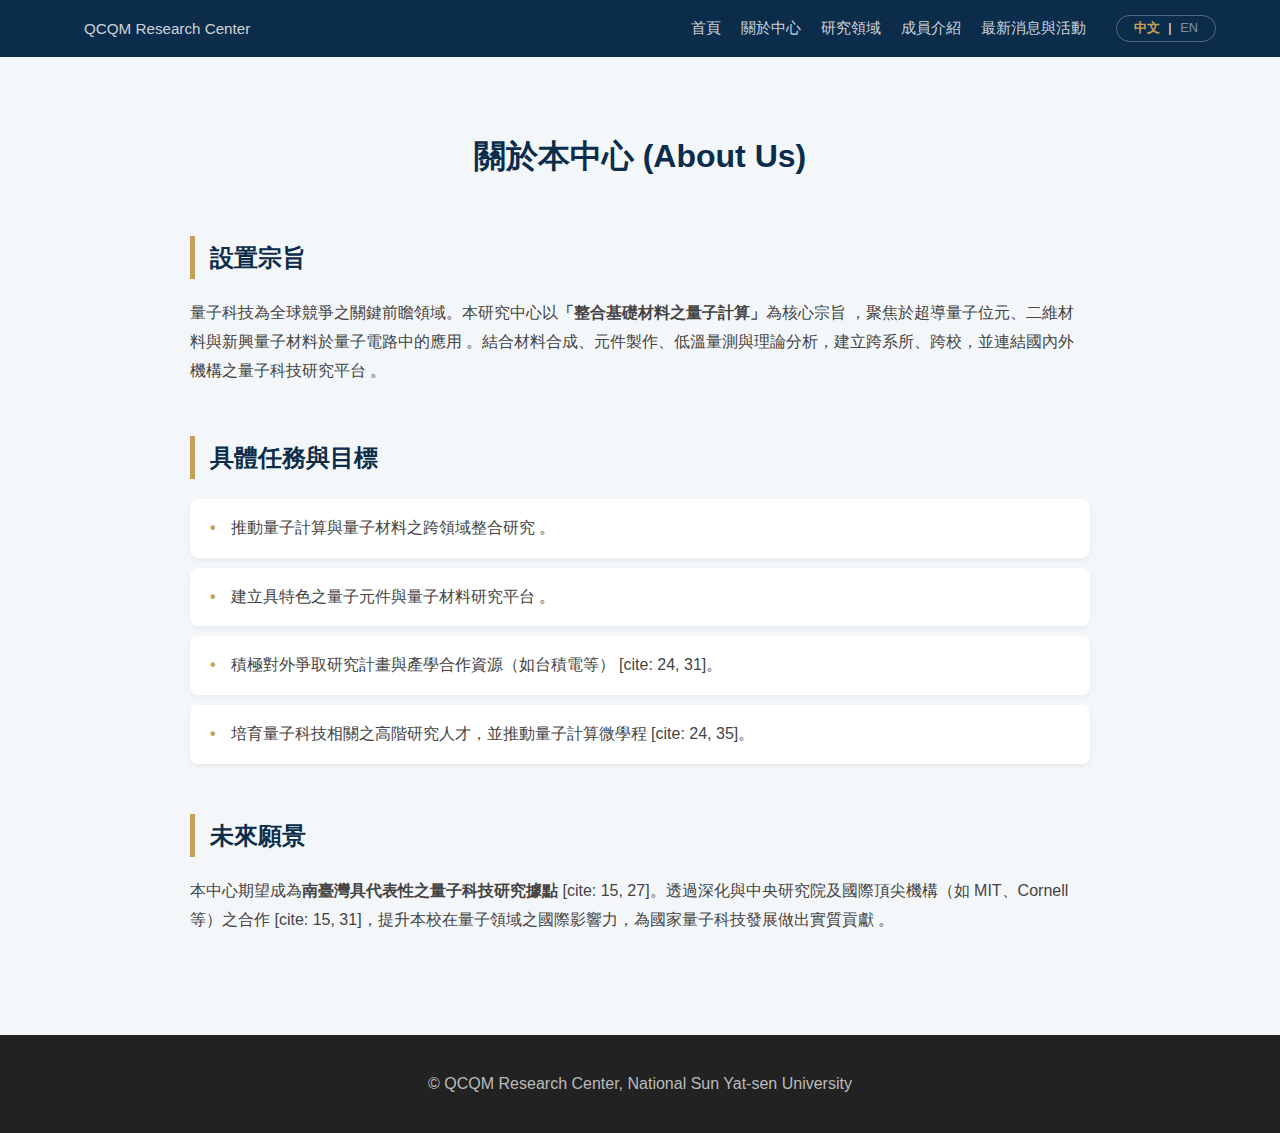
<file: pages/zh/about.html>
<!DOCTYPE html>
<html lang="zh-Hant">
<head>
  <meta charset="UTF-8">
  <title>關於中心 | QCQM</title>
  <link rel="stylesheet" href="../../css/main.css">
  <style>
    .about-content { max-width: 900px; margin: 0 auto; line-height: 1.8; color: #444; }
    .about-section { margin-bottom: 50px; }
    .about-section h2 { color: var(--primary-blue); border-left: 5px solid var(--quantum-gold); padding-left: 15px; margin-bottom: 20px; }
    .goal-list { list-style: none; padding: 0; }
    .goal-list li { background: white; padding: 15px 20px; margin-bottom: 10px; border-radius: 8px; box-shadow: 0 2px 5px rgba(0,0,0,0.05); display: flex; align-items: flex-start; }
    .goal-list li::before { content: "•"; color: var(--quantum-gold); font-weight: bold; margin-right: 15px; }
  </style>
</head>
<body>

<nav class="navbar">
  <div class="logo"><a href="../../index.html">QCQM Research Center</a></div>
  <div class="nav-container">
    <ul>
      <li><a href="../../index.html">首頁</a></li>
      <li><a href="about.html" class="active">關於中心</a></li>
      <li><a href="research.html">研究領域</a></li>
      <li><a href="people.html">成員介紹</a></li>
      <li><a href="news.html">最新消息與活動</a></li>
    </ul>
    <div class="lang-switch">
      <a href="about.html" class="active">中文</a> | <a href="../en/about.html">EN</a>
    </div>
  </div>
</nav>

<div class="section about-content">
  <h1 style="text-align:center; color:var(--primary-blue); margin-bottom:50px;">關於本中心 (About Us)</h1>

  <div class="about-section">
    <h2>設置宗旨</h2>
    <p>
      量子科技為全球競爭之關鍵前瞻領域。本研究中心以<strong>「整合基礎材料之量子計算」</strong>為核心宗旨 ，聚焦於超導量子位元、二維材料與新興量子材料於量子電路中的應用 。結合材料合成、元件製作、低溫量測與理論分析，建立跨系所、跨校，並連結國內外機構之量子科技研究平台 。
    </p>
  </div>

  <div class="about-section">
    <h2>具體任務與目標</h2>
    <ul class="goal-list">
      <li>推動量子計算與量子材料之跨領域整合研究 。</li>
      <li>建立具特色之量子元件與量子材料研究平台 。</li>
      <li>積極對外爭取研究計畫與產學合作資源（如台積電等） [cite: 24, 31]。</li>
      <li>培育量子科技相關之高階研究人才，並推動量子計算微學程 [cite: 24, 35]。</li>
    </ul>
  </div>

  <div class="about-section">
    <h2>未來願景</h2>
    <p>
      本中心期望成為<strong>南臺灣具代表性之量子科技研究據點</strong> [cite: 15, 27]。透過深化與中央研究院及國際頂尖機構（如 MIT、Cornell 等）之合作 [cite: 15, 31]，提升本校在量子領域之國際影響力，為國家量子科技發展做出實質貢獻 。
    </p>
  </div>
</div>

<footer>© QCQM Research Center, National Sun Yat-sen University</footer>
</body>
</html>
</file>
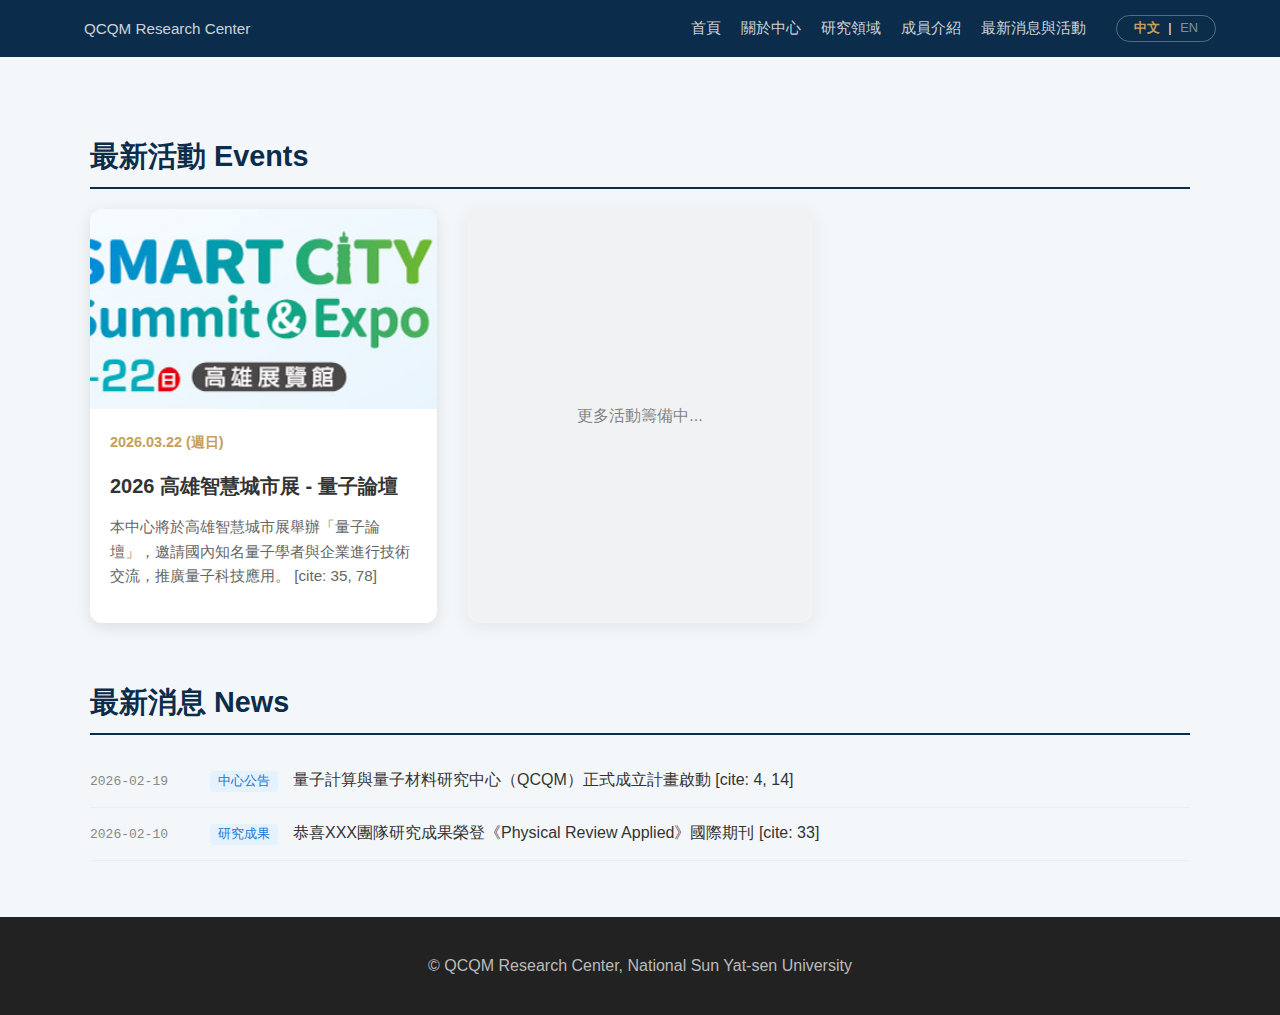
<file: pages/zh/news.html>
<!DOCTYPE html>
<html lang="zh-Hant">
<head>
  <meta charset="UTF-8">
  <title>最新消息與活動 | QCQM</title>
  <link rel="stylesheet" href="../../css/main.css">
  <style>
    .news-container { max-width: 1100px; margin: 0 auto; padding: 40px 20px; }
    .section-header { border-bottom: 2px solid var(--primary-blue); margin: 40px 0 20px; padding-bottom: 10px; display: flex; align-items: center; }
    .section-header h2 { color: var(--primary-blue); margin: 0; font-size: 1.8rem; }
    
    /* 活動圖卡樣式 (仿 QFort) */
    .event-grid { display: grid; grid-template-columns: repeat(auto-fill, minmax(320px, 1fr)); gap: 30px; margin-bottom: 60px; }
    .event-card { background: white; border-radius: 12px; overflow: hidden; box-shadow: 0 4px 15px rgba(0,0,0,0.1); transition: transform 0.3s; text-decoration: none; color: inherit; display: block; }
    .event-card:hover { transform: translateY(-8px); }
    .event-img { width: 100%; height: 200px; object-fit: cover; background: #eee; }
    .event-body { padding: 20px; }
    .event-date { color: var(--quantum-gold); font-weight: bold; font-size: 0.9rem; margin-bottom: 10px; display: block; }
    .event-title { font-size: 1.25rem; margin-bottom: 10px; color: #333; line-height: 1.4; }
    .event-desc { font-size: 0.95rem; color: #666; line-height: 1.6; }

    /* 最新消息列表樣式 */
    .news-list { list-style: none; padding: 0; }
    .news-item { display: flex; padding: 15px 0; border-bottom: 1px solid #eee; align-items: baseline; }
    .news-item .date { width: 120px; color: #888; font-family: monospace; }
    .news-item .title { flex: 1; color: #333; text-decoration: none; }
    .news-item .title:hover { color: var(--accent-blue); }
    .news-tag { background: #e3f2fd; color: #1976d2; padding: 2px 8px; border-radius: 4px; font-size: 0.8rem; margin-right: 15px; }
  </style>
</head>
<body>

<nav class="navbar">
  <div class="logo"><a href="../../index.html">QCQM Research Center</a></div>
  <div class="nav-container">
    <ul>
      <li><a href="../../index.html">首頁</a></li>
      <li><a href="about.html">關於中心</a></li>
      <li><a href="research.html">研究領域</a></li>
      <li><a href="people.html">成員介紹</a></li>
      <li><a href="news.html" class="active">最新消息與活動</a></li>
    </ul>
    <div class="lang-switch">
      <a href="news.html" class="active">中文</a> | <a href="../en/news.html">EN</a>
    </div>
  </div>
</nav>

<div class="news-container">
  <div class="section-header">
    <h2>最新活動 Events</h2>
  </div>
  
  <div class="event-grid">
    <a href="https://smartcityonline.org.tw/forum_detail.php?id=6412fef87392ae8c987b0ecc79da1902" target="_blank" class="event-card">
      <img src="../../images/smart_city_forum.jpg" alt="量子論壇" class="event-img"> <div class="event-body">
        <span class="event-date">2026.03.22 (週日)</span>
        <h3 class="event-title">2026 高雄智慧城市展 - 量子論壇</h3>
        <p class="event-desc">
          本中心將於高雄智慧城市展舉辦「量子論壇」，邀請國內知名量子學者與企業進行技術交流，推廣量子科技應用。 [cite: 35, 78]
        </p>
      </div>
    </a>

    <div class="event-card" style="opacity: 0.6; display: flex; align-items: center; justify-content: center; background: #f0f0f0;">
      <p>更多活動籌備中...</p>
    </div>
  </div>

  <div class="section-header">
    <h2>最新消息 News</h2>
  </div>
  
  <ul class="news-list">
    <li class="news-item">
      <span class="date">2026-02-19</span>
      <span class="news-tag">中心公告</span>
      <a href="#" class="title">量子計算與量子材料研究中心（QCQM）正式成立計畫啟動 [cite: 4, 14]</a>
    </li>
    <li class="news-item">
      <span class="date">2026-02-10</span>
      <span class="news-tag">研究成果</span>
      <a href="#" class="title">恭喜XXX團隊研究成果榮登《Physical Review Applied》國際期刊 [cite: 33]</a>
    </li>
  </ul>
</div>

<footer>© QCQM Research Center, National Sun Yat-sen University</footer>
</body>
</html>
</file>
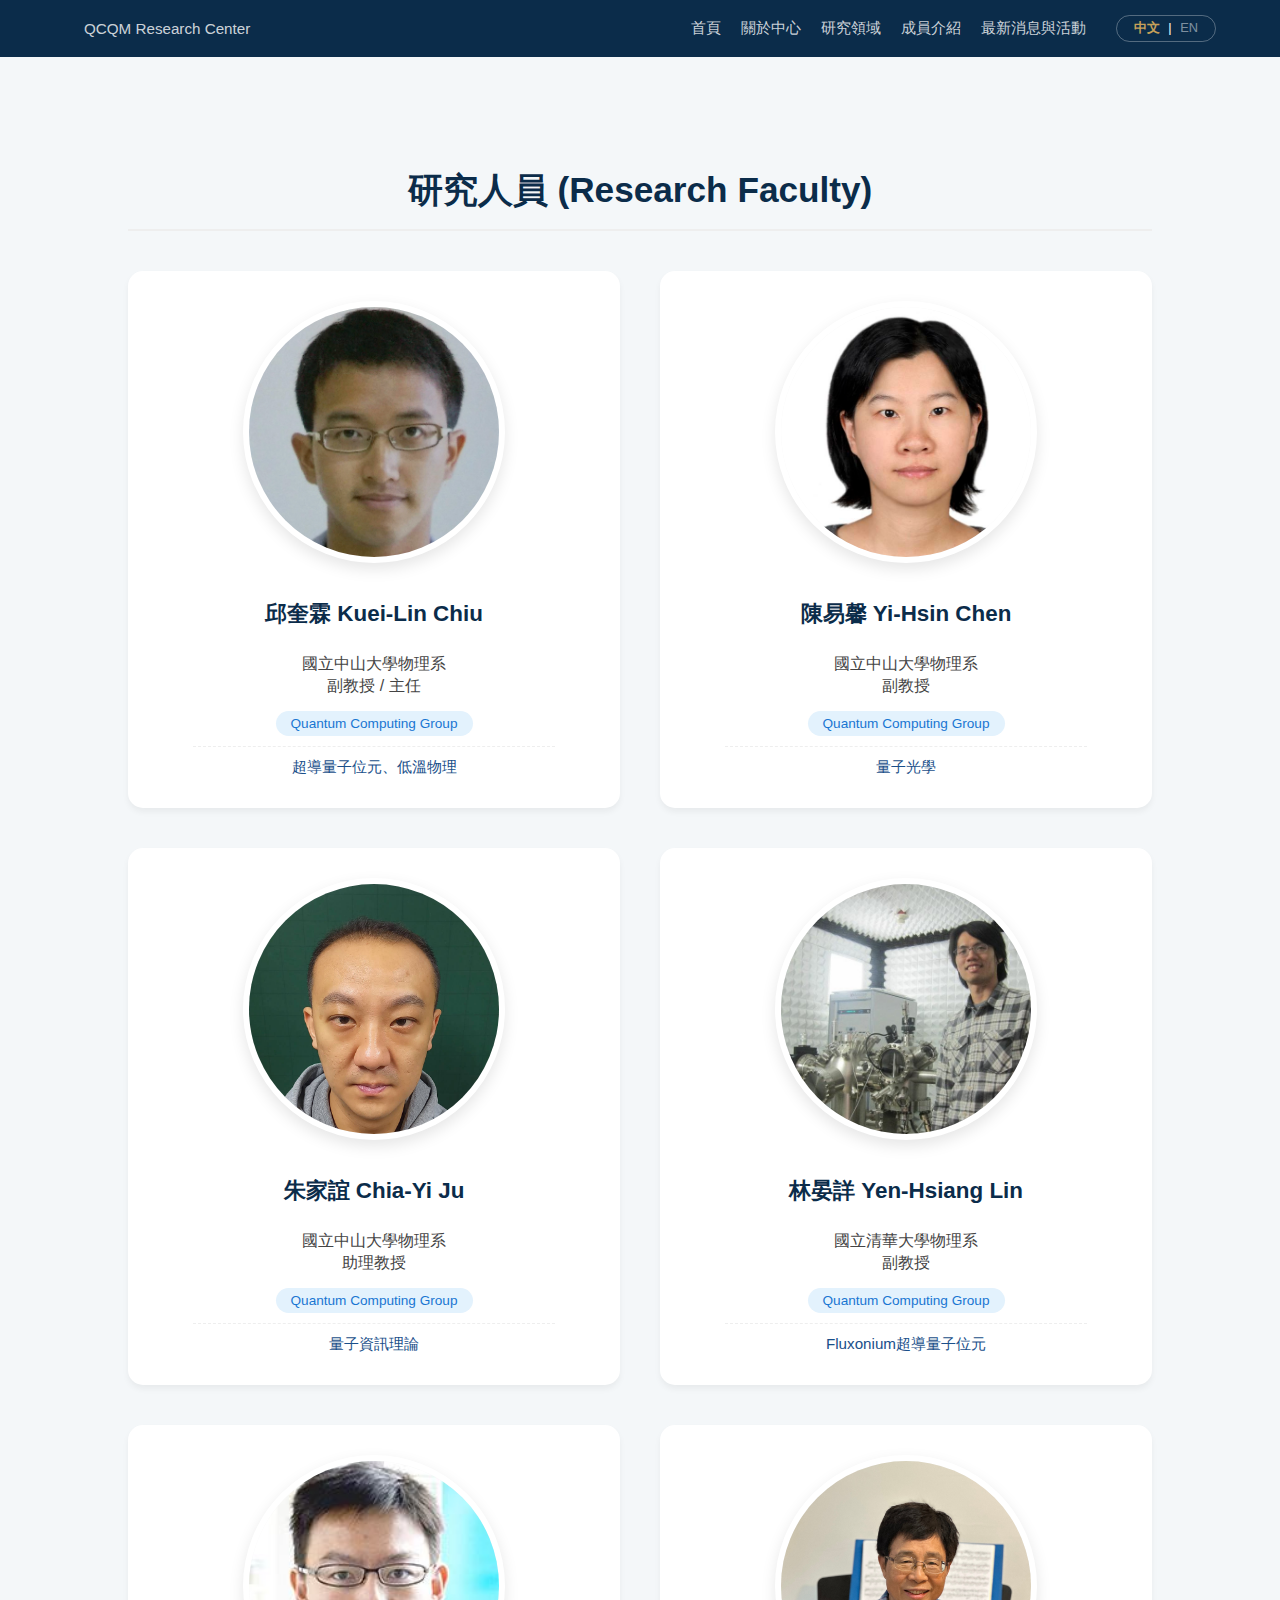
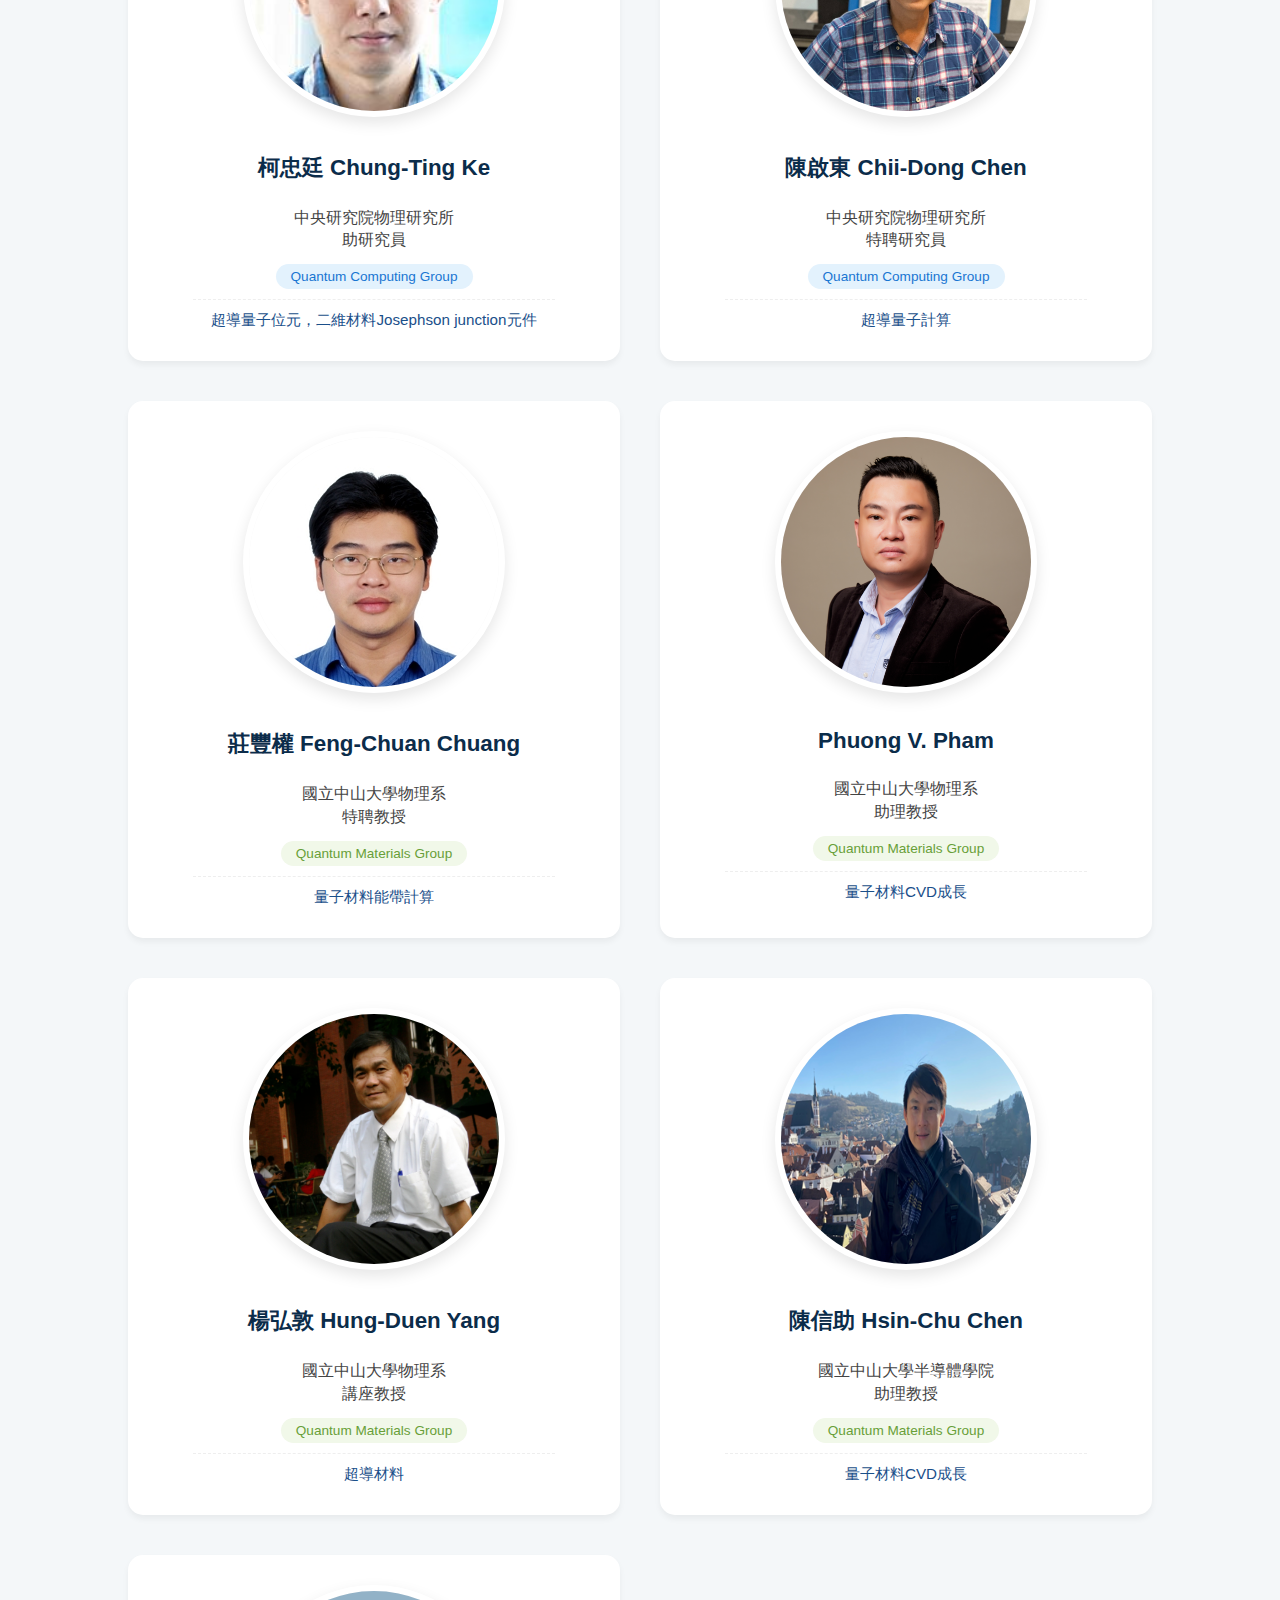
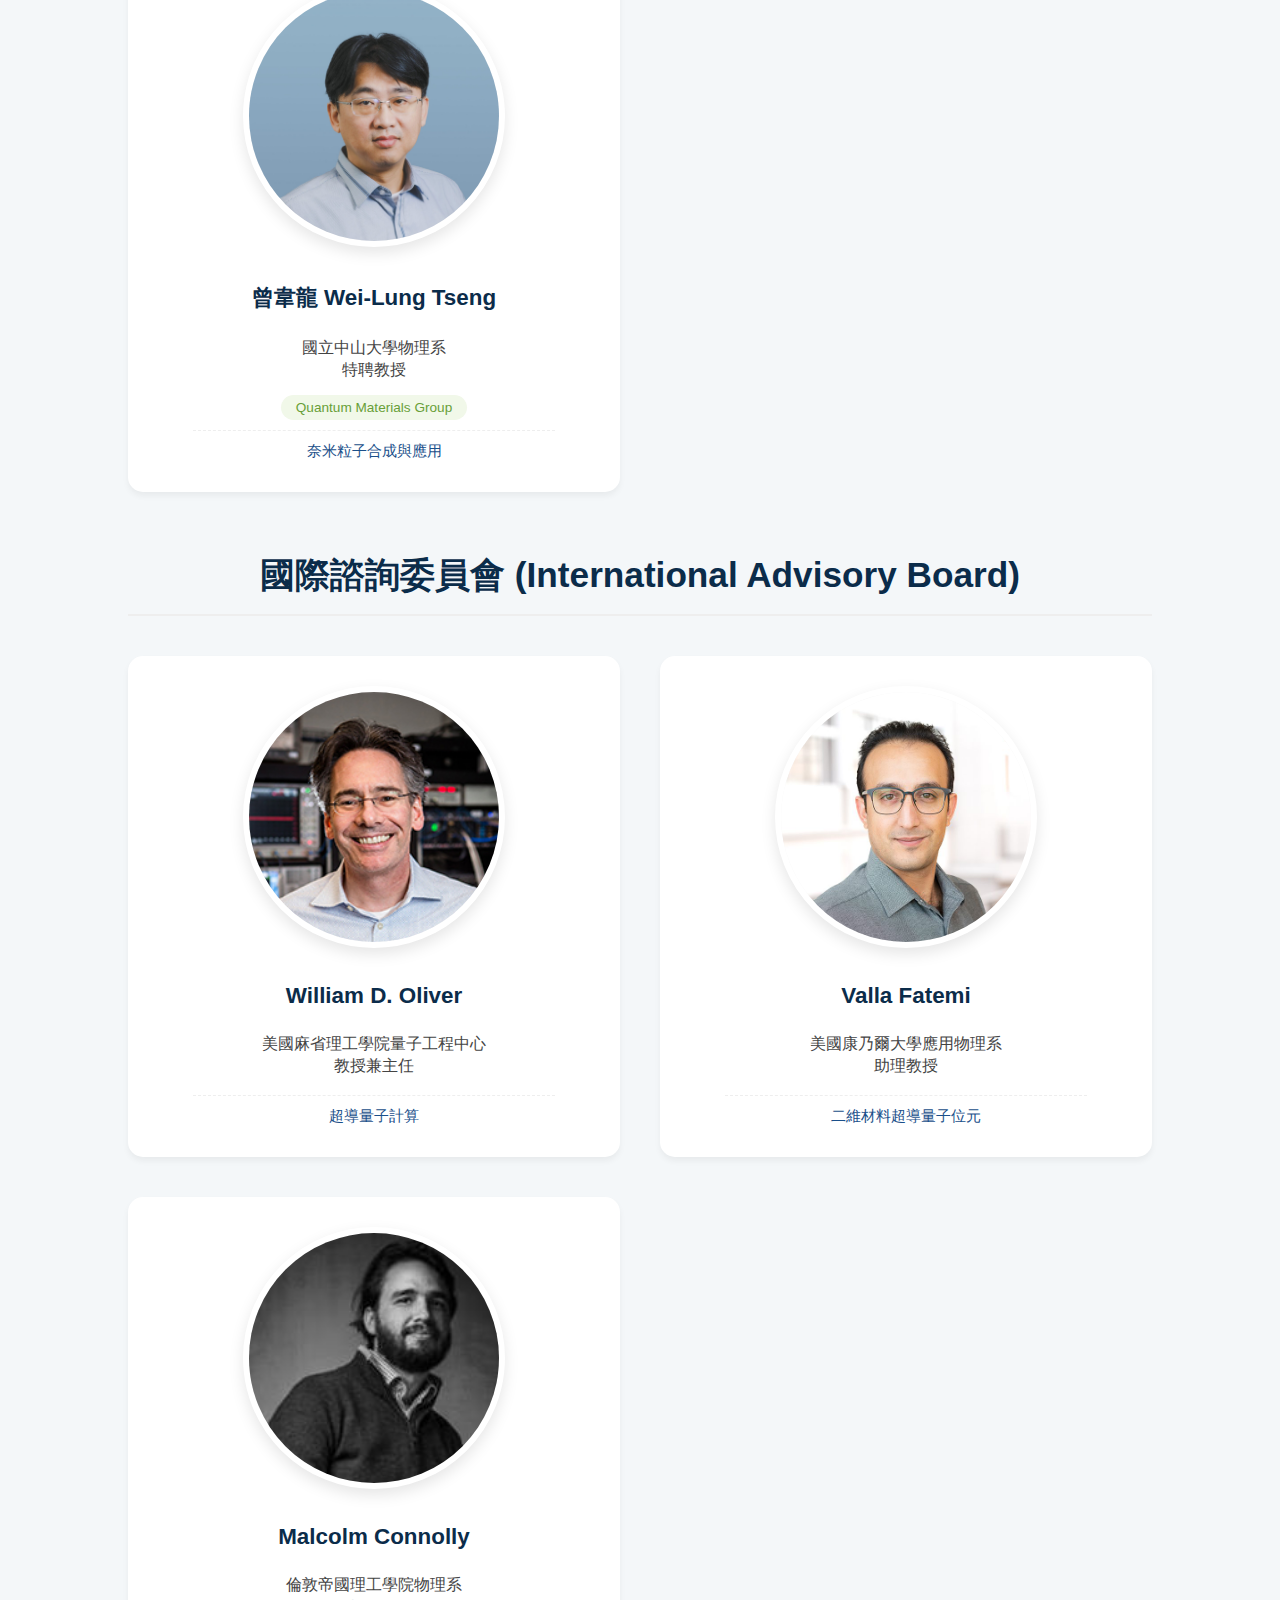
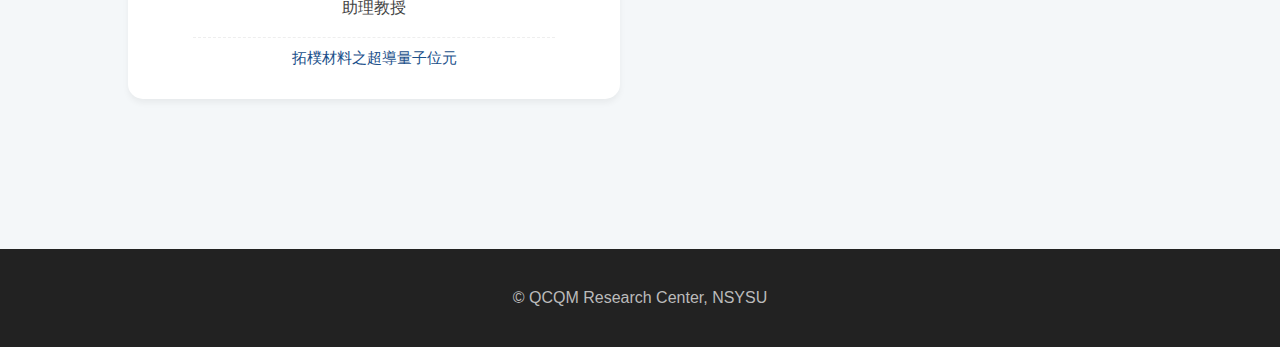
<file: pages/zh/people.html>
<!DOCTYPE html>
<html lang="zh-Hant">
<head>
  <meta charset="UTF-8">
  <title>成員介紹 | QCQM</title>
  <link rel="stylesheet" href="../../css/main.css">
  <style>
    /* 針對 People 頁面：頭像放大與排版優化 */
    .section-title {
      text-align: center;
      color: var(--primary-blue);
      margin: 60px 0 40px 0;
      font-size: 2.2rem;
      border-bottom: 2px solid #eee;
      padding-bottom: 15px;
    }

    .grid {
      display: grid;
      grid-template-columns: repeat(auto-fill, minmax(320px, 1fr)); 
      gap: 40px;
      margin-bottom: 50px;
    }

    .card { 
      text-align: center; 
      display: flex; 
      flex-direction: column; 
      align-items: center; 
      padding: 30px 20px;
      background: white;
      border-radius: 15px;
      transition: all 0.3s ease;
      box-shadow: 0 4px 6px rgba(0,0,0,0.05);
    }
    .card:hover { transform: translateY(-5px); box-shadow: 0 10px 25px rgba(0,0,0,0.1); }

    .profile-img-container {
      width: 250px; 
      height: 250px; 
      margin-bottom: 25px;
      border-radius: 50%; 
      overflow: hidden;   
      border: 6px solid #fff; 
      box-shadow: 0 6px 15px rgba(0,0,0,0.1);
      background: #f8f8f8;
    }

    .profile-img { 
      width: 100%;
      height: 100%;
      object-fit: cover; 
      object-position: center 10%; 
    }

    .card h3 { 
      margin: 10px 0 8px 0;
      font-size: 1.4rem;
    }
    .card h3 a { color: var(--primary-blue); text-decoration: none; }
    .card h3 a:hover { color: var(--accent-blue); text-decoration: underline; }
    
    .card p { font-size: 1rem; color: #444; margin-bottom: 8px; line-height: 1.4; }
    
    /* 專業領域樣式 */
    .expertise {
      font-size: 0.95rem;
      color: var(--accent-blue);
      font-weight: 500;
      margin-top: 10px;
      padding-top: 10px;
      border-top: 1px dashed #eee;
      width: 80%;
    }

    .tag { font-size: 0.85rem; padding: 5px 15px; border-radius: 20px; margin-top: 5px; }
    .tag.qc { background: #e3f2fd; color: #1976d2; }
    .tag.qm { background: #f1f8e9; color: #689f38; }

    footer { text-align: center; padding: 40px; background: #222; color: #bbb; margin-top: 50px; }
  </style>
</head>
<body>

<nav class="navbar">
  <div class="logo"><a href="../../index.html">QCQM Research Center</a></div>
  <div class="nav-container">
    <ul>
      <li><a href="../../index.html">首頁</a></li>
      <li><a href="about.html">關於中心</a></li>
      <li><a href="research.html">研究領域</a></li>
      <li><a href="people.html">成員介紹</a></li>
      <li><a href="news.html">最新消息與活動</a></li>
    </ul>
    <div class="lang-switch">
      <a href="people.html" class="active">中文</a> | <a href="../en/people.html">EN</a>
    </div>
  </div>
</nav>

<div class="section">
  <h1 class="section-title">研究人員 (Research Faculty)</h1>
  <div class="grid">
    <div class="card director">
      <div class="profile-img-container">
        <img src="../../images/chiu.jpg" alt="邱奎霖" class="profile-img">
      </div>
      <h3><a href="https://eins0728.github.io/" target="_blank">邱奎霖 Kuei-Lin Chiu</a></h3>
      <p>國立中山大學物理系<br>副教授 / 主任</p>
      <span class="tag qc">Quantum Computing Group</span>
      <div class="expertise">超導量子位元、低溫物理</div>
    </div>

    <div class="card">
      <div class="profile-img-container">
        <img src="../../images/chen_yh.jpg" alt="陳易馨" class="profile-img">
      </div>
      <h3><a href="https://sites.google.com/site/yihsinchen920/home" target="_blank">陳易馨 Yi-Hsin Chen</a></h3>
      <p>國立中山大學物理系<br>副教授</p>
      <span class="tag qc">Quantum Computing Group</span>
      <div class="expertise">量子光學</div>
    </div>

    <div class="card">
      <div class="profile-img-container">
        <img src="../../images/chu.jpg" alt="朱家誼" class="profile-img">
      </div>
      <h3><a href="https://chiayiju.github.io/CYJu.html" target="_blank">朱家誼 Chia-Yi Ju</a></h3>
      <p>國立中山大學物理系<br>助理教授</p>
      <span class="tag qc">Quantum Computing Group</span>
      <div class="expertise">量子資訊理論</div>
    </div>

    <div class="card">
      <div class="profile-img-container">
        <img src="../../images/lin.jpg" alt="林晏詳" class="profile-img">
      </div>
      <h3><a href="https://www.phys.nthu.edu.tw/~yhlin/SQCLab/zh-tw/index.html" target="_blank">林晏詳 Yen-Hsiang Lin</a></h3>
      <p>國立清華大學物理系<br>副教授</p>
      <span class="tag qc">Quantum Computing Group</span>
      <div class="expertise">Fluxonium超導量子位元</div>
    </div>

    <div class="card">
      <div class="profile-img-container">
        <img src="../../images/ko.jpg" alt="柯忠廷" class="profile-img">
      </div>
      <h3><a href="https://kequantumlab.wordpress.com/" target="_blank">柯忠廷 Chung-Ting Ke</a></h3>
      <p>中央研究院物理研究所<br>助研究員</p>
      <span class="tag qc">Quantum Computing Group</span>
      <div class="expertise">超導量子位元，二維材料Josephson junction元件</div>
    </div>

    <div class="card">
      <div class="profile-img-container">
        <img src="../../images/chen_ct.jpg" alt="陳啟東" class="profile-img">
      </div>
      <h3><a href="https://www.phys.sinica.edu.tw/~quela/" target="_blank">陳啟東 Chii-Dong Chen</a></h3>
      <p>中央研究院物理研究所<br>特聘研究員</p>
      <span class="tag qc">Quantum Computing Group</span>
      <div class="expertise">超導量子計算</div>
    </div>

    <div class="card">
      <div class="profile-img-container">
        <img src="../../images/chuang.jpg" alt="莊豐權" class="profile-img">
      </div>
      <h3><a href="https://www2.nsysu.edu.tw/cmrlab/" target="_blank">莊豐權 Feng-Chuan Chuang</a></h3>
      <p>國立中山大學物理系<br>特聘教授</p>
      <span class="tag qm">Quantum Materials Group</span>
      <div class="expertise">量子材料能帶計算</div>
    </div>

    <div class="card">
      <div class="profile-img-container">
        <img src="../../images/pham.png" alt="Phuong V. Pham" class="profile-img">
      </div>
      <h3><a href="https://sites.google.com/view/phuonggroup/home?authuser=0" target="_blank">Phuong V. Pham</a></h3>
      <p>國立中山大學物理系<br>助理教授</p>
      <span class="tag qm">Quantum Materials Group</span>
      <div class="expertise">量子材料CVD成長</div>
    </div>

    <div class="card">
      <div class="profile-img-container">
        <img src="../../images/yang.png" alt="楊弘敦" class="profile-img">
      </div>
      <h3><a href="https://yanglowtemperature.weebly.com/?fbclid=IwAR06Wmc8hP-xEYAKXzANZkmKR74zpRwSipjgA-HsEY8NOs2-sOquNGwCwr8" target="_blank">楊弘敦 Hung-Duen Yang</a></h3>
      <p>國立中山大學物理系<br>講座教授</p>
      <span class="tag qm">Quantum Materials Group</span>
      <div class="expertise">超導材料</div>
    </div>

    <div class="card">
      <div class="profile-img-container">
        <img src="../../images/chen_hj.png" alt="陳信助" class="profile-img">
      </div>
      <h3><a href="https://sat.nsysu.edu.tw/p/405-1325-302167,c25997.php?Lang=zh-tw" target="_blank">陳信助 Hsin-Chu Chen</a></h3>
      <p>國立中山大學半導體學院<br>助理教授</p>
      <span class="tag qm">Quantum Materials Group</span>
      <div class="expertise">量子材料CVD成長</div>
    </div>

    <div class="card">
      <div class="profile-img-container">
        <img src="../../images/tseng.jpg" alt="曾韋龍" class="profile-img">
      </div>
      <h3><a href="https://tracebioanalysis.nicepage.io/?version=8ecd39a8-a382-40da-bee0-63f70baa7fe7&uid=53a14387-4fde-4af9-8506-b6b61da61775" target="_blank">曾韋龍 Wei-Lung Tseng</a></h3>
      <p>國立中山大學物理系<br>特聘教授</p>
      <span class="tag qm">Quantum Materials Group</span>
      <div class="expertise">奈米粒子合成與應用</div>
    </div>
  </div>

  <h1 class="section-title">國際諮詢委員會 (International Advisory Board)</h1>
  <div class="grid">
    <div class="card">
      <div class="profile-img-container">
        <img src="../../images/oliver.jpg" alt="William D. Oliver" class="profile-img">
      </div>
      <h3><a href="https://equs.mit.edu/" target="_blank">William D. Oliver</a></h3>
      <p>美國麻省理工學院量子工程中心<br>教授兼主任</p>
      <div class="expertise">超導量子計算</div>
    </div>

    <div class="card">
      <div class="profile-img-container">
        <img src="../../images/fatemi.jpg" alt="Valla Fatemi" class="profile-img">
      </div>
      <h3><a href="https://fatemilab.aep.cornell.edu/" target="_blank">Valla Fatemi</a></h3>
      <p>美國康乃爾大學應用物理系<br>助理教授</p>
      <div class="expertise">二維材料超導量子位元</div>
    </div>

    <div class="card">
      <div class="profile-img-container">
        <img src="../../images/connolly.jfif" alt="Malcolm Connolly" class="profile-img">
      </div>
      <h3><a href="https://profiles.imperial.ac.uk/m.connolly" target="_blank">Malcolm Connolly</a></h3>
      <p>倫敦帝國理工學院物理系<br>助理教授</p>
      <div class="expertise">拓樸材料之超導量子位元</div>
    </div>
  </div>
</div>

<footer>© QCQM Research Center, NSYSU</footer>
</body>
</html>
</file>
<file: css/main.css>
:root {
  --primary-blue: #0b2c4a;
  --accent-blue: #1a4f8a;
  --quantum-gold: #c5a059;
  --bg-gray: #f4f7f9;
}

body { font-family: 'Segoe UI', Arial, sans-serif; margin:0; background:var(--bg-gray); color: #333; }

/* 導覽列優化：加入 Flex 佈局以放置語言切換 */
.navbar { 
  background: var(--primary-blue); 
  padding: 15px 5%; 
  display: flex; 
  justify-content: space-between; 
  align-items: center;
  position: sticky; top: 0; z-index: 100;
}
.navbar .nav-container { display: flex; align-items: center; }
.navbar ul { list-style: none; display: flex; margin: 0; padding: 0; }
.navbar a { color: rgba(255,255,255,0.8); text-decoration: none; margin-left: 20px; transition: 0.3s; font-size: 0.95rem; }
.navbar a:hover { color: white; }

/* 語言切換按鈕 */
.lang-switch {
  margin-left: 30px;
  padding: 4px 12px;
  border: 1px solid rgba(255,255,255,0.3);
  border-radius: 20px;
  font-size: 0.8rem;
  color: white;
}
.lang-switch a { margin: 0 5px !important; opacity: 0.6; font-size: 0.8rem; }
.lang-switch a.active { opacity: 1; color: var(--quantum-gold); font-weight: bold; }

/* Hero 與其他區塊保持不變 */
.hero { position: relative; height: 400px; display: flex; flex-direction: column; justify-content: center; align-items: center; background: #05192d; color: white; overflow: hidden; text-align: center; }
#quantum-canvas { position: absolute; top: 0; left: 0; width: 100%; height: 100%; z-index: 1; }
.hero-content { position: relative; z-index: 2; pointer-events: none; }
.section { padding: 50px 10%; }
.grid { display: grid; grid-template-columns: repeat(auto-fill, minmax(320px, 1fr)); gap: 40px; }
.card { text-align: center; display: flex; flex-direction: column; align-items: center; padding: 30px 20px; background: white; border-radius: 15px; box-shadow: 0 4px 6px rgba(0,0,0,0.05); }
.profile-img-container { width: 250px; height: 250px; margin-bottom: 25px; border-radius: 50%; overflow: hidden; border: 6px solid #fff; box-shadow: 0 6px 15px rgba(0,0,0,0.1); background: #f8f8f8; }
.profile-img { width: 100%; height: 100%; object-fit: cover; object-position: center 10%; }
.expertise { font-size: 0.95rem; color: var(--accent-blue); font-weight: 500; margin-top: 10px; padding-top: 10px; border-top: 1px dashed #eee; width: 80%; }
.tag { font-size: 0.85rem; padding: 5px 15px; border-radius: 20px; margin-top: 5px; }
.tag.qc { background: #e3f2fd; color: #1976d2; }
.tag.qm { background: #f1f8e9; color: #689f38; }
footer { text-align: center; padding: 40px; background: #222; color: #bbb; }
</file>
